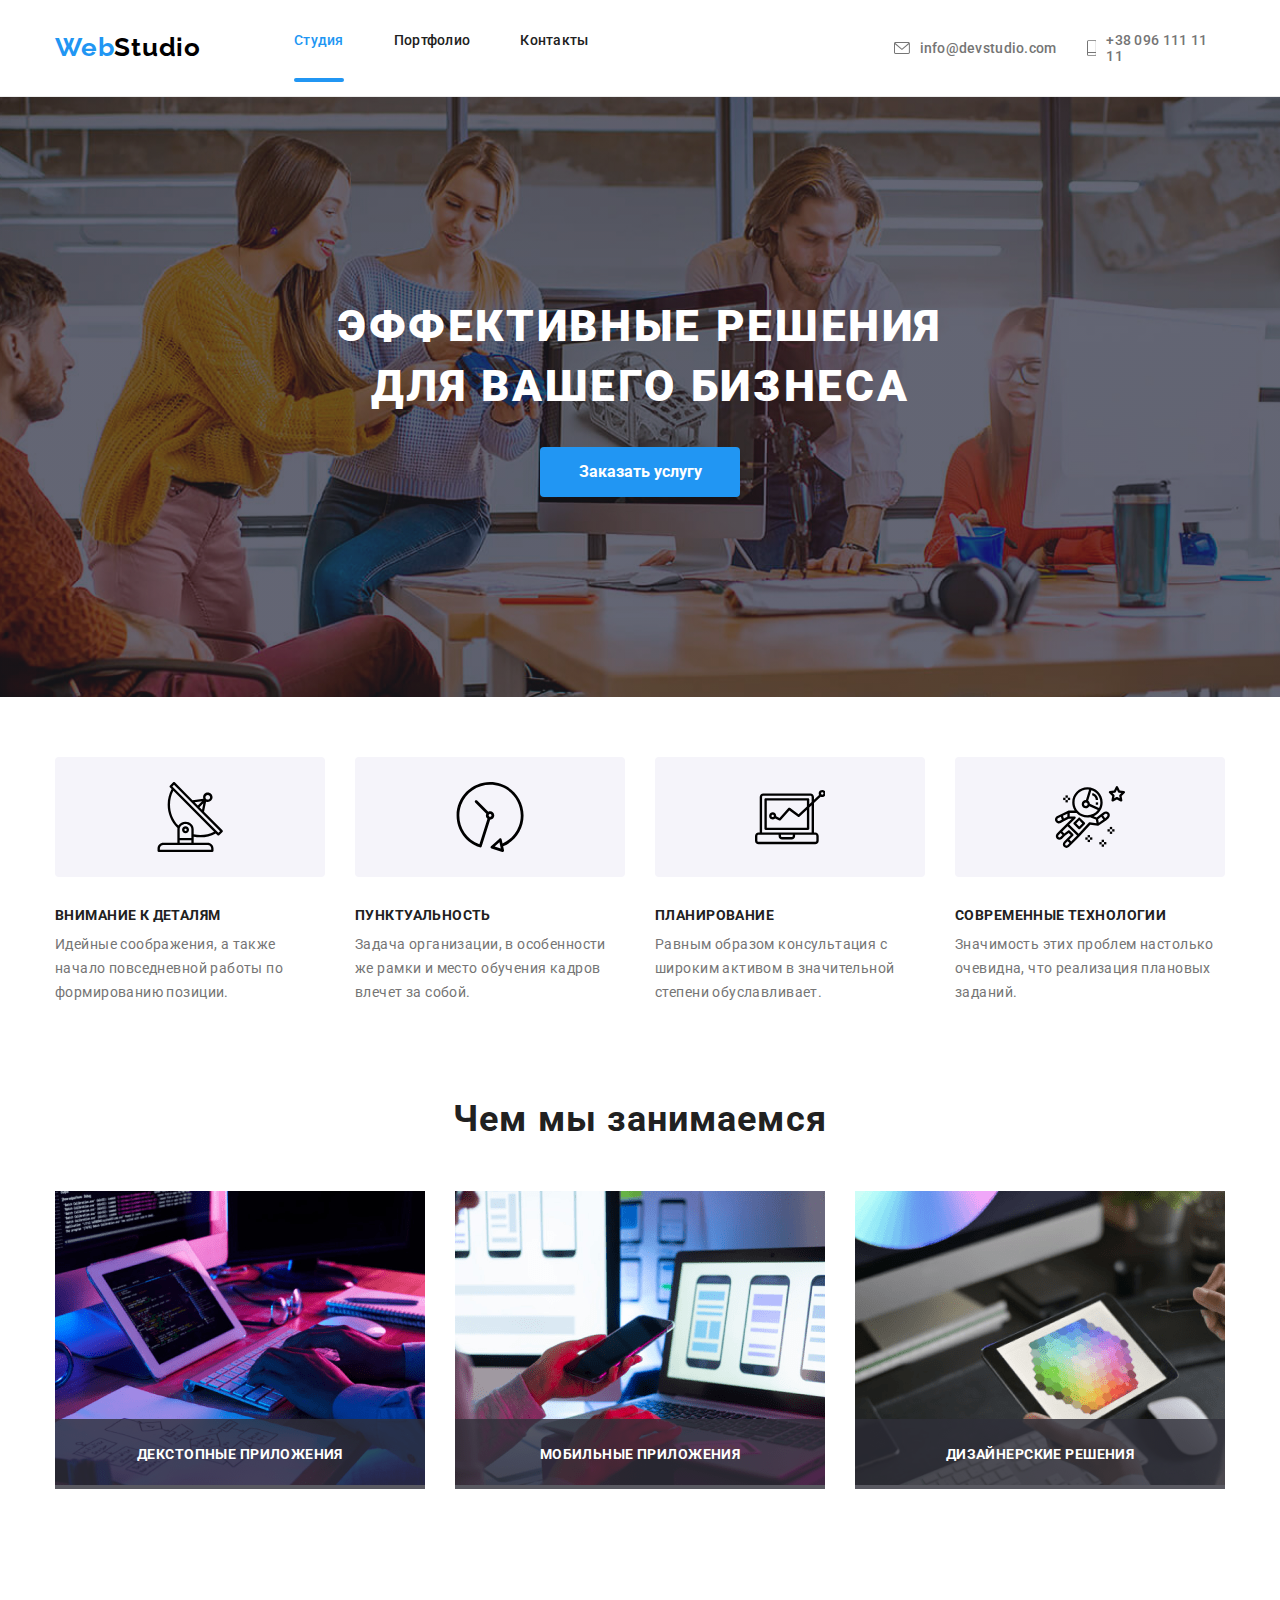
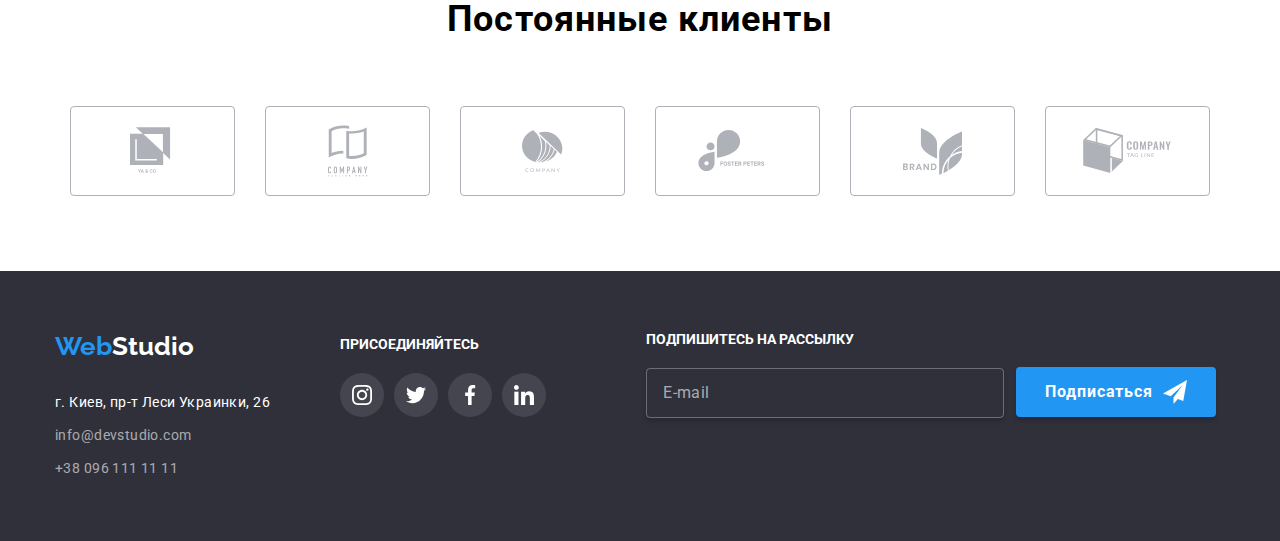
<file: index.html>
<!DOCTYPE html>
<html lang="ru">
<head>
    <meta charset="UTF-8">
    <meta name="viewport" content="width=device-width, initial-scale=1.0">
    <title>Ремонт Холодильников</title>
    <!-- <link rel="stylesheet" href="/css/reset.css"> -->
    <link rel="stylesheet" href="https://cdnjs.cloudflare.com/ajax/libs/modern-normalize/1.0.0/modern-normalize.min.css" />
    <link rel="stylesheet" href="./css/modern-normalize.css">
    <link rel="preconnect" href="https://fonts.gstatic.com">
    <link href="https://fonts.googleapis.com/css2?family=Raleway:wght@700&family=Roboto:wght@400;500;700;900&display=swap"
        rel="stylesheet">
        <link rel="stylesheet" href="./css/slyle.css">
        <link rel="stylesheet" href="./css/main.min.css">
</head>
<body>
    <!-- Header-->
                <header class="header ">
                    <div class="header__container container">
                        <a class="header__logo-text-studio" href="./index.html" lang="ru">
                            <span class="header__word-web">Web</span>Studio</a>
                            
                        <div class="menu-container" id="menu-container" data-menu>
                            <nav class="nav">                                
                                <ul class="navigation__menu list">
                                    <li class="navigation__item">
                                        <a class="navigation__list-link current" href="index.html">Студия</a>
                                    </li>
                                    <li class="navigation__item">
                                        <a class="navigation__list-link " href="portfolio.html">Портфолио</a>
                                    </li>
                                    <li class="navigation__item">
                                        <a class="navigation__list-link" href="#">Контакты</a>
                                    </li>
                                </ul>
                            
                                        <address class="header__address">
                                            <a class="header__mail" href="mailto:info@devstudio.com">
                                                <svg class="header__email-icon" width="16" height="12">
                                                    <use href="./images/sprite.svg#icon-email"></use>
                                                </svg>
                                                info@devstudio.com</a>
                                            <a class="header__tel" href="tel:+380961111111">
                                                <svg class="header__tel-icon" width="10" height="16">
                                                    <use href="./images/sprite.svg#icon-telephon"></use>
                                                </svg>
                                                +38 096 111 11 11</a>
                                            </a>
                                        </address>
                            </nav>
                        </div>
                            <button 
                            type="button" 
                            class="menu-button is-open" 
                            data-menu-button
                            aria-expanded="false"
                            aria-controls="menu-container"
                            data-menu-button
                            >
                                <svg 
                                width="40" 
                                height="40" 
                                aria-label="Переключатель мобильного меню"
                                >
                                    <use class="icon-close" href="./images/sprite.svg#icon-close"></use>
                                    <use class="icon-open" href="./images/sprite.svg#icon-open"></use>
                                </svg>
                            </button>
                    </div>
                </header>
                                <main>
                                    <!--Hero-->      
                                        <section class="hero ">
                                            <div class="container">
                                                <h2 class="hero__title" >Эффективные решения для вашего бизнеса</h2>
                                                    <div class="hero__container-button">
                                                        <button class="modal-btn" type="button" data-modal-open>Заказать услугу</button>               
                                                    </div>
                                            </div>
        <!-- Modal windows -->
                    <div class="backdrop is-hidden" data-modal>

                        <div class="modal">
                            
                            <form action="#" class="modal-form">
                                <p class="form-title"> Оставьте свои данные, мы Вам перезвоним</p>
                                    <div class="form-name">           
                                                                
                                            <label class="modal-form-field">
                                                Имя
                                                <span class="container-form-input">
                                                    <input type="text" name="name" class="form-input"/>
                                                    <svg class="icon-input">
                                                        <use href="./images/sprite.svg#icon-name"></use>
                                                    </svg>
                                                </span>
                                            </label>                                                                            
                                                
                                    </div>
                            </form>
                                        <form action="#" class="modal-form">
                                            
                                            <div class="form-name">
                                                <label class="modal-form-field">
                                                    Телефон
                                                    <span class="container-form-input">
                                                        <input type="text" name="tel" class="form-input"/>
                                                        <svg class="icon-input">
                                                            <use href="./images/sprite.svg#icon-tel"></use>
                                                        </svg>
                                                    </span>
                                                </label>                                        
                                            </div>
                                        </form>

                                                <form action="#" class="modal-form">
                                                
                                                    <div class="form-name">
                                                        <label class="modal-form-field">
                                                            Почта
                                                            <span class="container-form-input">
                                                                <input type="text" name="mail" class="form-input"/>
                                                                <svg class="icon-input">
                                                                    <use href="./images/sprite.svg#icon-mail"></use>
                                                                </svg>
                                                            </span>                                                            
                                                        </label>                                                            
                                                    </div>
                                                            <div class="comment-box">

                                                                <label class="modal-form-field">
                                                                    Комментарий
                                                                    <textarea class="modal-form-messege" name="user-message" placeholder="Введите текст" ></textarea>
                                                                </label>

                                                                <div class="container-checkbox">
                                                                    <input id="user-policy" type="checkbox" name="user-policy" 
                                                                    value="accept-policy" class="modal-form-policy visually-hidden">
                                                                    
                                                                        <label  class="modal-form-policy-text" for="user-policy">
                                                                            Соглашаюсь с рассылкой и принимаю <a class="text-agree" href="#">Условия договора</a>
                                                                        </label>
                                                                    <button type="submit" class="modal-form-btn button-submit"> Отправить </button>
                                                                </div>
                                                                    
                                                                    
                                                            </div>                                                   
                                    
                                                </form> 
                            <button type="button" class="close" data-modal-close>
                                
                                <div class="box-button">                                   
                                    <svg class="button-icon" width="18" height="18">
                                        <use href="./images/sprite.svg#icon-close-black"></use>
                                    </svg>
                                </div>

                            </button>
                                    
                        </div>

                    </div>
            </section>

            <section class="title-link ">
                <div class="chart-container container">
                    <ul class="title-list list">
                        <li class="item">

                            <div class="thumb-container"> 
                                <svg class="thumb-icon" width="70" height="70">
                                    <use href="./images/sprite.svg#icon-vnimanie_k_detalyam"></use>
                                </svg>
                            </div>

                                <h3 class="desription-item">Внимание к деталям</h3>
                                <p class="desription" >Идейные соображения, а также начало повседневной работы по формированию позиции.</p>
                            
                        </li>
                        <li class="item">

                            <div class="thumb-container">
                                <svg class="thumb-icon" width="70" height="70">
                                    <use href="./images/sprite.svg#icon-punktualnost"></use>
                                </svg>
                            </div>

                                <h3 class="desription-item">Пунктуальность</h3>
                                <p class="desription" >Задача организации, в особенности же рамки и место обучения кадров влечет за собой.</p>
                            
                        </li>
                        <li class="item">

                            <div class="thumb-container">
                                <svg class="thumb-icon" width="70" height="70">
                                    <use href="./images/sprite.svg#icon-planirovanie"></use>
                                </svg>
                            </div>

                                <h3 class="desription-item">Планирование</h3>
                                <p class="desription" >Равным образом консультация с широким активом в значительной степени обуславливает.</p>
                                
                            </li>
                        <li class="item">

                            <div class="thumb-container">
                                <svg class="thumb-icon" width="70" height="70">
                                    <use href="./images/sprite.svg#icon-astronaut"></use>
                                </svg>
                            </div>
                            
                                <h3 class="desription-item">Современные технологии</h3>
                                <p class="desription" >Значимость этих проблем настолько очевидна, что реализация плановых заданий.</p>
                                
                            </li>
                    </ul>
                </div>
            </section>
        <!-- about us-->
        <section class="about-us service">
            <div class="service-container">
                <h2 class="about-us-title">Чем мы занимаемся</h2>
                <ul class="about-us-list list">
                    
                        <li class="about-us-img">                                                                                        <img src="./images/about-us/about-us-1.png" alt="печатает" width="370" height="294">
                                <div class="text-bg-2">
                                    <p class="text">декстопные приложения</p>                                
                                </div>
                        </li>                    
                    
                        <li class="about-us-img">
                            <img src="./images/about-us/about-us-2.png" alt="смотрит в телефон" width="370" height="294">
                                <div class="text-bg-2">
                                    <p class="text">мобильные приложения</p>
                                </div>
                        </li>
                        <li class="about-us-img">
                            <img src="./images/about-us/about-us-3.png" alt="смотрит в планшет" width="370" height="294">
                                <div class="text-bg-2">
                                    <p class="text">Дизайнерские решения</p>
                                </div>
                        </li>
                </ul>
            </div>
        </section>
        <!--Our team-->
        <!-- <section class="our-team">
            <div class="container">
                <h2 class="our-team-title">Наша команда</h2>
                <ul class="name list">
                
                    <li class="name-team ">
                        <picture class="team-picture">
                            <source srcset="./images/our-team/desk1x.webp 1x, ./images/our-team/desk2x.webp 2x"
                                media="(min-width: 1200x)">
                            <source srcset="./images/our-team/desk1x.jpg 1x, ./images/our-team/desk2x.jpg 2x"
                                media="(min-width: 1200x)">
                            <source srcset="./images/our-team/tablet1х.webp 1x, ./images/our-team/tablet2х.webp 2x"
                                media="(min-width: 768px)">
                            <source srcset="./images/our-team/tablet1х.jpg 1x, ./images/our-team/tablet2х.jpg 2x"
                                media="(min-width: 768px)">
                            <img class="image" src="./images/our-team/img1-1х.jpg" alt="Игорь Демьяненко" />
                        </picture>
                            <h3 class="name-list">Игорь Демьяненко</h3>
                            <p class="list-position" lang="en">Product Designer</p>

                                <div class="social-box">
                                    <ul class="icon-list list">
                                        <li class="icon-list-item">
                                            <a class="icon-list-link" href="#">
                                                <svg class="list-icon" width="20" height="20">
                                                    <use href="./images/sprite.svg#icon-instagram"></use>
                                                </svg>
                                            </a>
                                        </li>
                                        <li class="icon-list-item">
                                            <a class="icon-list-link" href="#">
                                                <svg class="list-icon" width="20" height="20">
                                                    <use href="./images/sprite.svg#icon-twitter"></use>
                                                </svg>
                                            </a>
                                        </li>
                                        <li class="icon-list-item">
                                            <a class="icon-list-link" href="#">
                                                <svg class="list-icon" width="20" height="20">
                                                    <use href="./images/sprite.svg#icon-facebook"></use>
                                                </svg>
                                            </a>
                                        </li>
                                        <li class="icon-list-item">
                                            <a class="icon-list-link" href="#">
                                                <svg class="list-icon" width="20" height="20">
                                                    <use href="./images/sprite.svg#icon-linkedin"></use>
                                                </svg>
                                            </a>
                                        </li>
                                    </ul>

                                </div>
                        </li>
                        
                        <li class="name-team">
                            <picture class="team-picture">
                                <source srcset="./images/our-team/img2-desk-1х.webp 1x, ./images/our-team/img2-desk-2x.webp 2x"
                                    media="(min-width: 1200x)">
                                <source srcset="./images/our-team/img2-desk-1х.jpg 1x, ./images/our-team/img2-desk-2x.jpg 2x"
                                    media="(min-width: 1200x)">
                                <source srcset="./images/our-team/img2-tablet-1x.webp 1x, ./images/our-team/img2-tablet-2x.webp 2x"
                                    media="(min-width: 768px)">
                                <source srcset="./images/our-team/img2-tablet-1x.jpg 1x, ./images/our-team/img2-tablet-2x.jpg 2x"
                                    media="(min-width: 768px)">
                                <img class="image" src="./images/our-team/img2-1х.jpg" alt="Ольга Репина" />
                            </picture>
                            <h3 class="name-list">Ольга Репина</h3>
                            <p class="list-position" lang="en">Frontend Developer</p>
                            <div class="social-box">
                                <ul class="icon-list list">
                                    <li class="icon-list-item">
                                        <a class="icon-list-link" href="#">
                                            <svg class="list-icon" width="20" height="20">
                                                <use href="./images/sprite.svg#icon-instagram"></use>
                                            </svg>
                                        </a>
                                    </li>
                                    <li class="icon-list-item">
                                        <a class="icon-list-link" href="#">
                                            <svg class="list-icon" width="20" height="20">
                                                <use href="./images/sprite.svg#icon-twitter"></use>
                                            </svg>
                                        </a>
                                    </li>
                                    <li class="icon-list-item">
                                        <a class="icon-list-link" href="#">
                                            <svg class="list-icon" width="20" height="20">
                                                <use href="./images/sprite.svg#icon-facebook"></use>
                                            </svg>
                                        </a>
                                    </li>
                                    <li class="icon-list-item">
                                        <a class="icon-list-link" href="#">
                                            <svg class="list-icon" width="20" height="20">
                                                <use href="./images/sprite.svg#icon-linkedin"></use>
                                            </svg>
                                        </a>
                                    </li>
                                </ul>
                            
                            </div>
                        </li>

                        <li class="name-team">
                        <picture class="team-picture">
                            <source srcset="./images/our-team/img3-desk-1х.webp 1x, ./images/our-team/img3-desk-2x.webp 2x"
                                media="(min-width: 1200x)">
                            <source srcset="./images/our-team/img3-desk-1х.jpg 1x, ./images/our-team/img3-desk-2x.jpg 2x"
                                media="(min-width: 1200x)">
                                <source srcset="./images/our-team/img3-tablet-1x.webp 1x, ./images/our-team/img3-tablet-2x.webp 2x"
                                    media="(min-width: 768px)">
                            <source srcset="./images/our-team/img3-tablet-1x.jpg 1x, ./images/our-team/img3-tablet-2x.jpg 2x"
                                media="(min-width: 768px)">                                
                            <img class="image" src="./images/our-team/img3-1х.jpg" alt="Николай Тарасов" />
                        </picture>
                            <h3 class="name-list">Николай Тарасов</h3>
                            <p class="list-position" lang="en">Marketing</p>
                            <div class="social-box">
                                <ul class="icon-list list">
                                    <li class="icon-list-item">
                                        <a class="icon-list-link" href="#">
                                            <svg class="list-icon" width="20" height="20">
                                                <use href="./images/sprite.svg#icon-instagram"></use>
                                            </svg>
                                        </a>
                                    </li>
                                    <li class="icon-list-item">
                                        <a class="icon-list-link" href="#">
                                            <svg class="list-icon" width="20" height="20">
                                                <use href="./images/sprite.svg#icon-twitter"></use>
                                            </svg>
                                        </a>
                                    </li>
                                    <li class="icon-list-item">
                                        <a class="icon-list-link" href="#">
                                            <svg class="list-icon" width="20" height="20">
                                                <use href="./images/sprite.svg#icon-facebook"></use>
                                            </svg>
                                        </a>
                                    </li>
                                    <li class="icon-list-item">
                                        <a class="icon-list-link" href="#">
                                            <svg class="list-icon" width="20" height="20">
                                                <use href="./images/sprite.svg#icon-linkedin"></use>
                                            </svg>
                                        </a>
                                    </li>
                                </ul>
                            
                            </div>
                        </li>

                        <li class="name-team">
                            <picture class="team-picture">
                                <source srcset="./images/our-team/img4-desk-1х.webp 1x, ./images/our-team/img4-desk-2x.webp 2x"
                                    media="(min-width: 1200x)">
                                <source srcset="./images/our-team/img4-desk-1х.jpg 1x, ./images/our-team/img4-desk-2x.jpg 2x"
                                    media="(min-width: 1200x)">
                                    <source srcset="./images/our-team/img4-tablet-1x.webp 1x, ./images/our-team/img4-tablet-2x.webp 2x"
                                        media="(min-width: 768px)">
                                <source srcset="./images/our-team/img4-tablet-1x.jpg 1x, ./images/our-team/img4-tablet-2x.jpg 2x"
                                    media="(min-width: 768px)">
                                <img class="image" src="./images/our-team/img4-1х.jpg" alt="Михаил Ермаков" />
                            </picture>
                            <h3 class="name-list">Михаил Ермаков</h3>
                            <p class="list-position" lang="en">UI Designer</p>
                            <div class="social-box">
                                <ul class="icon-list list">
                                    <li class="icon-list-item">
                                        <a class="icon-list-link" href="https://instagram.com">
                                            <svg class="list-icon" width="20" height="20">
                                                <use href="./images/sprite.svg#icon-instagram"></use>
                                            </svg>
                                        </a>
                                    </li>
                                    <li class="icon-list-item">
                                        <a class="icon-list-link" href="https://twitter.com">
                                            <svg class="list-icon" width="20" height="20">
                                                <use href="./images/sprite.svg#icon-twitter"></use>
                                            </svg>
                                        </a>
                                    </li>
                                    <li class="icon-list-item">
                                        <a class="icon-list-link" href="https://facebook.com">
                                            <svg class="list-icon" width="20" height="20">
                                                <use href="./images/sprite.svg#icon-facebook"></use>
                                            </svg>
                                        </a>
                                    </li>
                                    <li class="icon-list-item">
                                        <a class="icon-list-link" href="https://linkedin.com">
                                            <svg class="list-icon" width="20" height="20">
                                                <use href="./images/sprite.svg#icon-linkedin"></use>
                                            </svg>
                                        </a>
                                    </li>
                                </ul>
                            
                            </div>
                        </li>

                    </ul>
            </div>
    
        </section>
     -->
                <section class="section client">
                    <div class="container">
                        <h2 class="title-box">Постоянные клиенты</h2>
                        <ul class="client-list list">
                            <li class="client-item">
                                <a href="#" class="client-link">
                                    <svg class="client-icon" width="44.27" height="49.23">
                                        <use href="./images/sprite.svg#icon-ya_co"></use>
                                    </svg>
                                </a>
                            </li>
                            <li class="client-item">
                                <a href="#" class="client-link">
                                    <svg class="client-icon" width="40" height="52">
                                        <use href="./images/sprite.svg#icon-company_tagline"></use>
                                    </svg>
                                </a>
                            </li>
                            <li class="client-item">
                                <a href="#" class="client-link">
                                    <svg class="client-icon" width="41" height="42.6">
                                        <use href="./images/sprite.svg#icon-company"></use>
                                    </svg>
                                </a>
                            </li>
                            <li class="client-item">
                                <a href="#" class="client-link">
                                    <svg class="client-icon" width="79.66" height="42.02">
                                        <use href="./images/sprite.svg#icon-foster_peters"></use>
                                    </svg>
                                </a>
                            </li>
                            <li class="client-item">
                                <a href="#" class="client-link">
                                    <svg class="client-icon" width="59" height="47">
                                        <use href="./images/sprite.svg#icon-brand"></use>
                                    </svg>
                                </a>
                            </li>
                            <li class="client-item">
                                <a href="#" class="client-link">
                                    <svg class="client-icon" width="88.48" height="45.44">
                                        <use href="./images/sprite.svg#icon-kvadrat_company"></use>
                                    </svg>
                                </a>
                            </li>
                        </ul>
                    </div>
                </section>
    </main>
    <!-- footer -->
    <footer class="contact-form ">
        <div class="footer-box container">
            <div class="box-container">
                <div class="footer-leftside">
                    <div class="footer-container">
                        <a class="footer-logo" href="./index.html" lang="en" >
                            <span class="footer__word-web">Web</span>Studio</a>
                        <address class="footer-address">
                            <ul class="footer-info list" >
                                <li class="contact-list">
                                    <p class="address-link">г. Киев, пр-т Леси Украинки, 26</p>
                                </li>
                                <li class="contact-list">
                                    <a class="contact-list-link" href="mailto:info@devstudio.com">info@devstudio.com</a>
                                </li>
                                <li class="contact-list">
                                    <a class="contact-list-link" href="tel:+380961111111">+38 096 111 11 11</a>
                                </li>
                            </ul>
                            
                        </address>
                    </div>  
                    
                    <div class="footer-social">
                        
                        <p class="footer-social-box" >Присоединяйтесь</p>
                        <ul class="footer-social-list list">
                            
                            <li class="footer-social-item">
                                <a class="footer-social-link" href="#">
                                    <svg class="footer-icon" width="20" height="20">
                                        <use href="./images/sprite.svg#icon-instagram"></use>
                                    </svg>
                                </a>
                            </li>

                            <li class="footer-social-item">
                                <a class="footer-social-link" href="#">
                                    <svg class="footer-icon" width="20" height="20">
                                        <use href="./images/sprite.svg#icon-twitter"></use>
                                    </svg>
                                </a>
                            </li>

                            <li class="footer-social-item">
                                <a class="footer-social-link" href="#">
                                    <svg class="footer-icon" width="20" height="20">
                                        <use href="./images/sprite.svg#icon-facebook"></use>
                                    </svg>
                                </a>
                            </li>

                            <li class="footer-social-item">
                                <a class="footer-social-link" href="#">
                                    <svg class="footer-icon" width="20" height="20">
                                        <use href="./images/sprite.svg#icon-linkedin"></use>
                                    </svg>
                                </a>
                            </li>
                        </ul>
                        
                    </div>
                </div>

                    
                            <form action="#" class="footer-form">
                                <div class="footer-form-box">
                                    
                                    <div class="footer-form-field">
                                        <label class="footer-form-label" for="subscribe">Подпишитесь на рассылку</label>
                                        <input class="footer-form-input" type="email" name="subscribe" id="subscribe" placeholder="E-mail">
                                    </div>                                
                                            <button type="submit" class="footer-form-button">
                                            Подписаться
                                            <svg class="footer-form-icon" width="24" height="24">
                                                    <use href="./images/sprite.svg#icon_telegram"></use>
                                            </svg>
                                            </button>
                                </div>                            
                            </form>
            </div>

        </div>
        
    </footer>
    <script 
        src="./js/modal.js">
    </script>
    <script
        src="./js/menu.js">
    </script> 
</body>
</html>
</file>
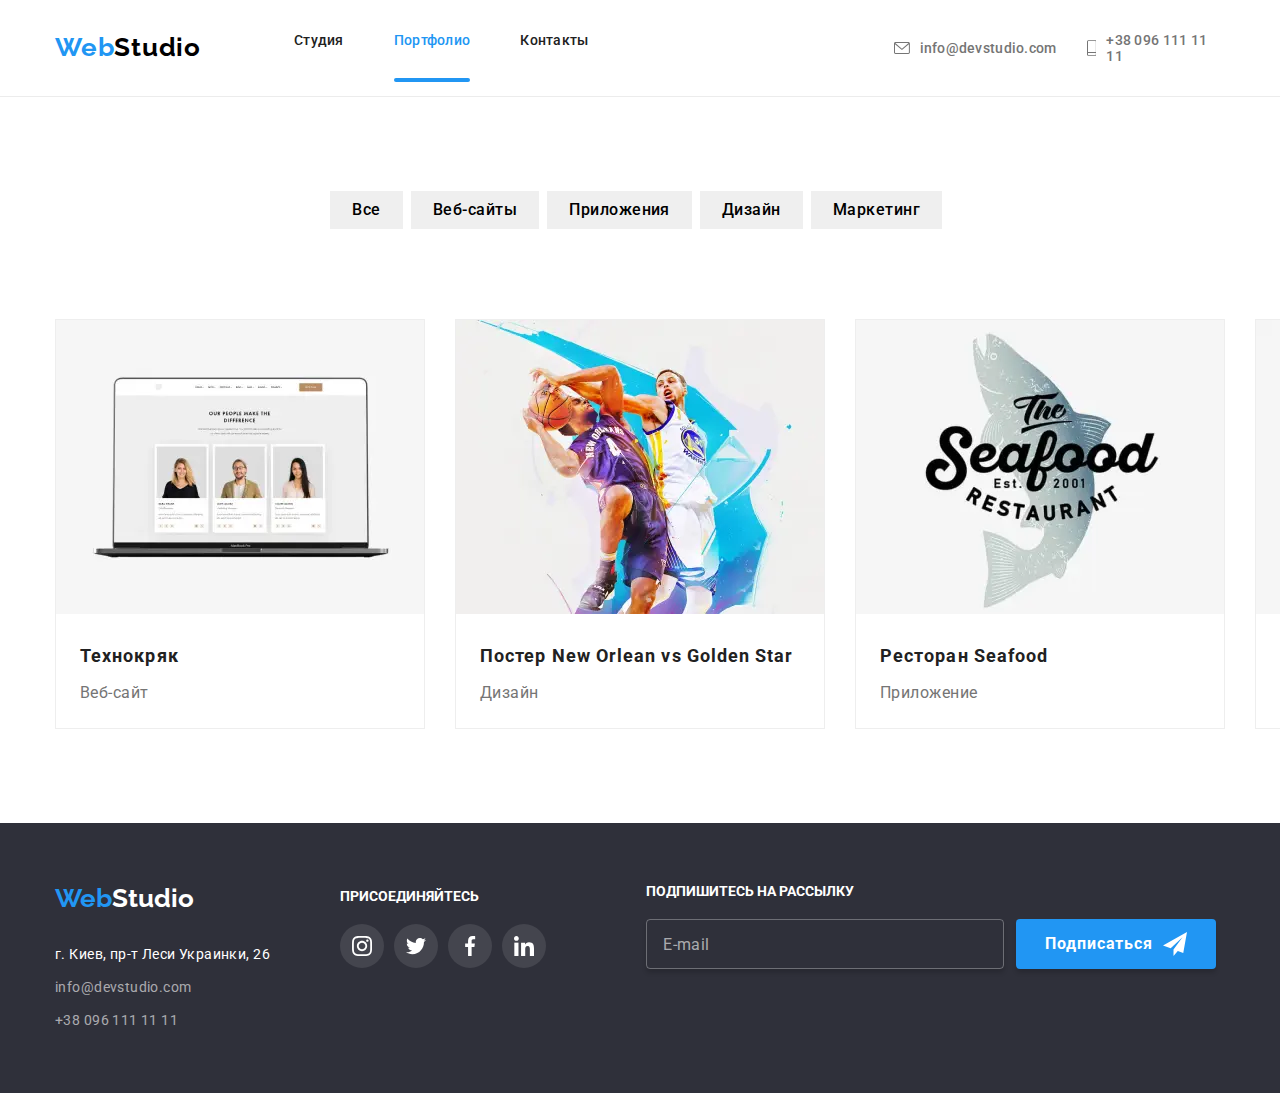
<file: portfolio.html>
<!DOCTYPE html>
<html lang="ru">
<head>
    <meta charset="UTF-8">
    <meta name="viewport" content="width=device-width, initial-scale=1.0">
    <title>Portfolio</title>
    <link rel="stylesheet" href="https://cdnjs.cloudflare.com/ajax/libs/modern-normalize/1.0.0/modern-normalize.min.css" />
    <link rel="stylesheet" href="./css/modern-normalize.css">
    <link rel="preconnect" href="https://fonts.gstatic.com">
    <link href="https://fonts.googleapis.com/css2?family=Raleway:wght@700&family=Roboto:wght@400;500;700;900&display=swap"
        rel="stylesheet">
    <link rel="stylesheet" href="./css/slyle.css">
    <link rel="stylesheet" href="./css/portfolio.min.css">
</head>
<body>
    <!-- Header navigation-->
    <header class="header ">
        <div class="header__container container">
            <a class="header__logo-text-studio" href="./index.html" lang="en">
                <span class="header__word-web">Web</span>Studio</a>
    
            <div class="menu-container" id="menu-container" data-menu>
                <nav class="nav">
                    <ul class="navigation__menu list">
                        <li class="navigation__item">
                            <a class="navigation__list-link " href="index.html">Студия</a>
                        </li>
                        <li class="navigation__item">
                            <a class="navigation__list-link current" href="portfolio.html">Портфолио</a>
                        </li>
                        <li class="navigation__item">
                            <a class="navigation__list-link" href="#">Контакты</a>
                        </li>
                    </ul>
    
                    <address class="header__address">
                        <a class="header__mail" href="mailto:info@devstudio.com">
                            <svg class="header__email-icon" width="16" height="12">
                                <use href="./images/sprite.svg#icon-email"></use>
                            </svg>
                            info@devstudio.com</a>
                        <a class="header__tel" href="tel:+380961111111">
                            <svg class="header__tel-icon" width="10" height="16">
                                <use href="./images/sprite.svg#icon-telephon"></use>
                            </svg>
                            +38 096 111 11 11</a>
                        </a>
                    </address>
                </nav>
            </div>
            <button type="button" class="menu-button is-open" data-menu-button aria-expanded="false"
                aria-controls="menu-container" data-menu-button>
                <svg width="40" height="40" aria-label="Переключатель мобильного меню">
                    <use class="icon-close" href="./images/sprite.svg#icon-close"></use>
                    <use class="icon-open" href="./images/sprite.svg#icon-open"></use>
                </svg>
            </button>
        </div>
    </header>
    <main>
        <!--Portfolio-->
        <section class="portfolio-box indent">
            <div class="container">
                <h1 class="section-title visually-hidden">Наши работы</h1>
                    <div class="button-list_wrapper">
                        <ul class="button-list list">
                            <li>
                                <a href="#">
                                    <button class="portfolio-btn button_name" type="button">Все</button>
                                </a>
                                
                            </li>
                            <li>
                                <a href="#">
                                    <button class="portfolio-btn button_name" type="button" >Веб-сайты</button>
                                </a>
                            </li>
                            <li>
                                <a href="#">
                                    <button class="portfolio-btn button_name" type="button" >Приложения</button>
                                </a>
                            </li>
                            <li>
                                <a href="#">
                                    <button class="portfolio-btn button_name" type="button" >Дизайн</button>
                                </a>
                            </li>
                            <li>
                                <a href="#"></a>
                                    <button class="portfolio-btn button_name" type="button" >Маркетинг</button>
                                </a>
                            </li>
                        </ul>
                    </div>
                        <ul class="portfolio-list list">
                            <li class="item-chart" >
                                
                                <div class="image-thumb">
                                    <picture class="image-thumb__picture">
                                        <source srcset="
                                                            ./images/portfolio/technokryak/technocryak-mobil-450-1x.webp  1x,
                                                            ./images/portfolio/technokryak/technocryak-mobil-900-2x.webp  2x"
                                                        media="(min-width: 320px) and (max-width: 767px)" type="image/webp" />
                                        <source srcset="
                                                            ./images/portfolio/technokryak/technocryak-mobil-450-1x.jpg  1x,
                                                            ./images/portfolio/technokryak/technocryak-mobil-900-2x.webp  2x"
                                                        media="(min-width: 320px) and (max-width: 767px)" />
                                    
                                        <source srcset="
                                                            ./images/portfolio/technokryak/technocryak-tablet-354-1x.webp  1x,
                                                            ./images/portfolio/technokryak/technocryak-tablet-708-2x.webp  2x
                                                        " media="(min-width: 768px) and (max-width: 1199px)" type="image/webp" />
                                        <source srcset="
                                                            ./images/portfolio/technokryak/technocryak-tablet-354-1x.jpg  1x,
                                                            ./images/portfolio/technokryak/technocryak-tablet-708-2x.jpg  2x
                                                        " media="(min-width: 768px) and (max-width: 1199px)" />
                                    
                                        <source srcset="
                                                            ./images/portfolio/technokryak/technocryak-desk-370-1x.webp  1x,
                                                            ./images/portfolio/technokryak/technocryak-desk-740-2x.webp  2x
                                                        " media="(min-width: 1200px)" type="image/webp" />
                                        <source srcset="
                                                            ./images/portfolio/technokryak/technocryak-desk-370-1x.jpg  1x,
                                                            ./images/portfolio/technokryak/technocryak-desk-740-2x.jpg  2x
                                                        " media="(min-width: 1200px)" />
                                    
                                        <img src="./images/portfolio/technokryak/technocryak-mobil-450-1x.jpg" alt="Ноутбук с загруженной веб страницой" />
                                    </picture>
                                                                        <div class="bg-text">                                            
                                                                            <p class="item-text">
                                                                                Технокряк это современная площадка распространения коронавируса. Компании используют эту платформу для цифрового
                                                                                шпионажа и атак на защищённые сервера конкурентов
                                                                            </p>                                        
                                                                        </div>
                                                                </div>

                                                                        <div class="size-word">
                                                                            <h2 class="title">Технокряк</h2>
                                                                            <p class="description-portfolio">Веб-сайт</p>
                                                                        </div>                                   
                            </li>

                            <li class="item-chart">
                                <div class="image-thumb">
                                    <picture class="image-thumb__picture">
                                        <source
                                            srcset="
                                                     ./images/portfolio/poster/poster-mobil-450-1x.webp  1x,
                                                      ./images/portfolio/poster/poster-mobil-900-2x.webp  2x"
                                                    media="(min-width: 320px) and (max-width: 767px)" 
                                                    type="image/webp" />
                                        <source
                                            srcset="
                                                    ./images/portfolio/poster/poster-mobil-450-1x.jpg  1x,
                                                     ./images/portfolio/poster/poster-mobil-900-2x.webp  2x"
                                                        media="(min-width: 320px) and (max-width: 767px)" />
                                    
                                        <source srcset="
                                                     ./images/portfolio/poster/poster-tablet-354-1x.webp  1x,
                                                      ./images/portfolio/poster/poster-tablet-708-2x.webp  2x
                                                      " media="(min-width: 768px) and (max-width: 1199px)"
                                            type="image/webp" />
                                        <source srcset="
                                                       ./images/portfolio/poster/poster-tablet-354-1x.jpg  1x,
                                                       /images/portfolio/poster/poster-tablet-708-2x.jpg  2x
                                                        " media="(min-width: 768px) and (max-width: 1199px)" />
                                    
                                        <source srcset="
                                                         ./images/portfolio/poster/poster-desk-370-1x.webp  1x,
                                                         ./images/portfolio/poster/poster-desk-740-2x.webp  2x
                                                       " media="(min-width: 1200px)" type="image/webp" />
                                        <source srcset="
                                                        ./images/portfolio/poster/poster-desk-370-1x.jpg  1x,
                                                        ./images/portfolio/poster/poster-desk-740-2x.jpg  2x
                                                      " media="(min-width: 1200px)" />
                                    
                                        <img src="./images/portfolio/poster/poster-mobil-450-1x.jpg" alt="Ноутбук с загруженной веб страницой" />
                                    </picture>
                                                                       
                                        <div class="bg-text">
                                                <p class="item-text">
                                                    Технокряк это современная площадка распространения коронавируса. Компании используют эту платформу для цифрового
                                                    шпионажа и атак на защищённые сервера конкурентов
                                                </p>
                                            </div>
                                    </div>
                                    <div class="size-word" >
                                        <h2 class="title">Постер New Orlean vs Golden Star</h2>
                                        <p class="description-portfolio">Дизайн</p>
                                    </div>
                            </li>

                            <li class="item-chart" >
                                <div class="image-thumb">
                                   <picture class="image-thumb__picture">
                                        <source srcset="
                                                            ./images/portfolio/restor_seafood/rs-mobil-450-1x.webp  1x,
                                                            ./images/portfolio/restor_seafood/rs-mobil-900-2x.webp  2x"
                                                        media="(min-width: 320px) and (max-width: 767px)" type="image/webp" />
                                        <source srcset="
                                                            ./images/portfolio/restor_seafood/rs-mobil-450-1x.jpg  1x,
                                                            ./images/portfolio/restor_seafood/rs-mobil-900-2x.webp  2x"
                                                        media="(min-width: 320px) and (max-width: 767px)" />
                                    
                                        <source srcset="
                                                            ./images/portfolio/restor_seafood/rs-tablet-354-1x.webp  1x,
                                                            ./images/portfolio/restor_seafood/rs-tablet-708-2x.webp  2x
                                                        " media="(min-width: 768px) and (max-width: 1199px)" type="image/webp" />
                                        <source srcset="
                                                            ./images/portfolio/restor_seafood/rs-tablet-354-1x.jpg  1x,
                                                            ./images/portfolio/restor_seafood/rs-tablet-708-2x.jpg  2x
                                                        " media="(min-width: 768px) and (max-width: 1199px)" />
                                    
                                        <source srcset="
                                                            ./images/portfolio/restor_seafood/rs-desk-370-1x.webp  1x,
                                                            ./images/portfolio/restor_seafood/rs-desk-740-2x.webp  2x
                                                        " media="(min-width: 1200px)" type="image/webp" />
                                        <source srcset="
                                                            ./images/portfolio/restor_seafood/rs-desk-370-1x.jpg  1x,
                                                            ./images/portfolio/restor_seafood/rs-desk-740-2x.jpg  2x
                                                        " media="(min-width: 1200px)" />
                                    
                                        <img src="./images/portfolio/restor_seafood/rs-mobil-450-1x.jpg" alt="Ноутбук с загруженной веб страницой" />
                                    </picture>
                                        <div class="bg-text">
                                            <p class="item-text">
                                                Технокряк это современная площадка распространения коронавируса. Компании используют эту платформу для цифрового
                                                шпионажа и атак на защищённые сервера конкурентов
                                            </p>
                                        </div>
                                </div>
                                            <div class="size-word" >
                                                <h2 class="title">Ресторан Seafood</h2>
                                                <p class="description-portfolio">Приложение</p>
                                            </div>
                            </li>
                                <li class="item-chart">
                                    <div class="image-thumb">
                                        <picture class="image-thumb__picture">
                                            <source srcset="
                                                                    ./images/portfolio/hpp/hpp-mobil-450-1x.webp  1x,
                                                                    ./images/portfolio/hpp/hpp-mobil-900-2x.webp  2x"
                                                media="(min-width: 320px) and (max-width: 767px)" type="image/webp" />
                                            <source srcset="
                                                                    ./images/portfolio/hpp/hpp-mobil-450-1x.jpg  1x,
                                                                    ./images/portfolio/hpp/hpp-mobil-900-2x.webp  2x"
                                                media="(min-width: 320px) and (max-width: 767px)" />
                                        
                                            <source srcset="
                                                                    ./images/portfolio/hpp/hpp-tablet-354-1x.webp  1x,
                                                                    ./images/portfolio/hpp/hpp-tablet-708-2x.webp  2x
                                                                " media="(min-width: 768px) and (max-width: 1199px)" type="image/webp" />
                                            <source srcset="
                                                                    ./images/portfolio/hpp/hpp-tablet-354-1x.jpg  1x,
                                                                    ./images/portfolio/hpp/hpp-tablet-708-2x.jpg  2x
                                                                " media="(min-width: 768px) and (max-width: 1199px)" />
                                        
                                            <source srcset="
                                                                    ./images/portfolio/hpp/hpp-desk-370-1x.webp  1x,
                                                                    ./images/portfolio/hpp/hpp-desk-740-2x.webp  2x
                                                                " media="(min-width: 1200px)" type="image/webp" />
                                            <source srcset="
                                                                    ./images/portfolio/hpp/hpp-desk-370-1x.jpg  1x,
                                                                    ./images/portfolio/hpp/hpp-desk-740-2x.jpg  2x
                                                                " media="(min-width: 1200px)" />
                                        
                                            <img src="./images/portfolio/hpp/hpp-mobil-450-1x.jpg" alt="наушники" />
                                        </picture>
                                            <div class="bg-text">
                                                <p class="item-text">
                                                    Технокряк это современная площадка распространения коронавируса. Компании используют эту платформу для цифрового
                                                    шпионажа и атак на защищённые сервера конкурентов
                                                </p>
                                            </div>
                                    </div>
                                                <div class="size-word" >
                                                    <h2 class="title">Проект Prime</h2>
                                                    <p class="description-portfolio">Маркетинг</p>
                                                </div>                                
                                </li>

                            <li class="item-chart">
                                <div class="image-thumb">
                                    <picture class="image-thumb__picture">
                                        <source srcset="
                                                                ./images/portfolio/project_boxes/projb-mobil-450-1x.webp  1x,
                                                                ./images/portfolio/project_boxes/projb-mobil-900-2x.webp  2x"
                                            media="(min-width: 320px) and (max-width: 767px)" type="image/webp" />
                                        <source srcset="
                                                                ./images/portfolio/project_boxes/projb-mobil-450-1x.jpg  1x,
                                                                ./images/portfolio/project_boxes/projb-mobil-900-2x.webp  2x"
                                            media="(min-width: 320px) and (max-width: 767px)" />
                                    
                                        <source srcset="
                                                                ./images/portfolio/project_boxes/projb-tablet-354-1x.webp  1x,
                                                                ./images/portfolio/project_boxes/projb-tablet-708-2x.webp  2x
                                                            " media="(min-width: 768px) and (max-width: 1199px)" type="image/webp" />
                                        <source srcset="
                                                                ./images/portfolio/project_boxes/projb-tablet-354-1x.jpg  1x,
                                                                ./images/portfolio/project_boxes/projb-tablet-708-2x.jpg  2x
                                                            " media="(min-width: 768px) and (max-width: 1199px)" />
                                    
                                        <source srcset="
                                                                ./images/portfolio/project_boxes/projb-desk-370-1x.webp  1x,
                                                                ./images/portfolio/project_boxes/projb-desk-740-2x.webp  2x
                                                            " media="(min-width: 1200px)" type="image/webp" />
                                        <source srcset="
                                                                ./images/portfolio/project_boxes/projb-desk-370-1x.jpg  1x,
                                                                ./images/portfolio/project_boxes/projb-desk-740-2x.jpg  2x
                                                            " media="(min-width: 1200px)" />
                                    
                                        <img src="./images/portfolio/project_boxes/projb-mobil-450-1x.jpg" alt="Ноутбук с загруженной веб страницой" />
                                    </picture>
                                        <div class="bg-text">
                                            <p class="item-text">
                                                Технокряк это современная площадка распространения коронавируса. Компании используют эту платформу для цифрового
                                                шпионажа и атак на защищённые сервера конкурентов
                                            </p>
                                        </div>
                                </div>
                                            <div class="size-word" >
                                                <h2 class="title">Проект Boxes</h2>
                                                <p class="description-portfolio">Приложение</p>
                                            </div>
                            </li>

                            <li class="item-chart">
                                <div class="image-thumb">
                                    <picture class="image-thumb__picture">
                                        <source srcset="
                                                                ./images/portfolio/inspiration/insp-mobil-450-1x.webp  1x,
                                                                ./images/portfolio/inspiration/insp-mobil-900-2x.webp  2x"
                                            media="(min-width: 320px) and (max-width: 767px)" type="image/webp" />
                                        <source srcset="
                                                                ./images/portfolio/inspiration/insp-mobil-450-1x.jpg  1x,
                                                                ./images/portfolio/inspiration/insp-mobil-900-2x.webp  2x"
                                            media="(min-width: 320px) and (max-width: 767px)" />
                                    
                                        <source srcset="
                                                                ./images/portfolio/inspiration/insp-tablet-354-1x.webp  1x,
                                                                ./images/portfolio/inspiration/insp-tablet-708-2x.webp  2x
                                                            " media="(min-width: 768px) and (max-width: 1199px)" type="image/webp" />
                                        <source srcset="
                                                                ./images/portfolio/inspiration/insp-tablet-354-1x.jpg  1x,
                                                                ./images/portfolio/inspiration/insp-tablet-708-2x.jpg  2x
                                                            " media="(min-width: 768px) and (max-width: 1199px)" />
                                    
                                        <source srcset="
                                                                ./images/portfolio/inspiration/insp-desk-370-1x.webp  1x,
                                                                ./images/portfolio/inspiration/insp-desk-740-2x.webp  2x
                                                            " media="(min-width: 1200px)" type="image/webp" />
                                        <source srcset="
                                                                ./images/portfolio/inspiration/insp-desk-370-1x.jpg  1x,
                                                                ./images/portfolio/inspiration/insp-desk-740-2x.jpg  2x
                                                            " media="(min-width: 1200px)" />
                                    
                                        <img src="./images/portfolio/inspiration/inspiration-mobil-450-1x.jpg" alt="Ноутбук с загруженной веб страницой" />
                                    </picture>
                                        <div class="bg-text">
                                            <p class="item-text">
                                                Технокряк это современная площадка распространения коронавируса. Компании используют эту платформу для цифрового
                                                шпионажа и атак на защищённые сервера конкурентов
                                            </p>
                                        </div>
                                </div>
                                            <div class="size-word" >
                                                <h2 class="title">Inspiration has no Borders</h2>
                                                <p class="description-portfolio">Веб-сайт</p>
                                            </div>
                            </li>

                            <li class="item-chart">
                                <div class="image-thumb">
                                    <picture class="image-thumb__picture">
                                        <source srcset="
                                                                ./images/portfolio/limited_edition/le-mobil-450-1x.webp  1x,
                                                                ./images/portfolio/limited_edition/le-mobil-900-2x.webp  2x"
                                            media="(min-width: 320px) and (max-width: 767px)" type="image/webp" />
                                        <source srcset="
                                                                ./images/portfolio/limited_edition/le-mobil-450-1x.jpg  1x,
                                                                ./images/portfolio/limited_edition/le-mobil-900-2x.webp  2x"
                                            media="(min-width: 320px) and (max-width: 767px)" />
                                    
                                        <source srcset="
                                                                ./images/portfolio/limited_edition/le-tablet-354-1x.webp  1x,
                                                                ./images/portfolio/limited_edition/le-tablet-708-2x.webp  2x
                                                            " media="(min-width: 768px) and (max-width: 1199px)" type="image/webp" />
                                        <source srcset="
                                                                ./images/portfolio/limited_edition/le-tablet-354-1x.jpg  1x,
                                                                ./images/portfolio/limited_edition/le-tablet-708-2x.jpg  2x
                                                            " media="(min-width: 768px) and (max-width: 1199px)" />
                                    
                                        <source srcset="
                                                                ./images/portfolio/limited_edition/le-desk-370-1x.webp  1x,
                                                                ./images/portfolio/limited_edition/le-desk-740-2x.webp  2x
                                                            " media="(min-width: 1200px)" type="image/webp" />
                                        <source srcset="
                                                                ./images/portfolio/limited_edition/le-desk-370-1x.jpg  1x,
                                                                ./images/portfolio/limited_edition/le-desk-740-2x.jpg  2x
                                                            " media="(min-width: 1200px)" />
                                    
                                        <img src="./images/portfolio/limited_edition/le-mobil-450-1x.jpg" alt="Ноутбук с загруженной веб страницой" />
                                    </picture>
                                        <div class="bg-text">
                                            <p class="item-text">
                                                Технокряк это современная площадка распространения коронавируса. Компании используют эту платформу для цифрового
                                                шпионажа и атак на защищённые сервера конкурентов
                                            </p>
                                        </div>
                                </div>
                                            <div class="size-word" >
                                                <h2 class="title">Издание Limited Edition</h2>
                                                <p class="description-portfolio">Дизайн</p>
                                            </div>
                            </li>

                            <li class="item-chart">
                                <div class="image-thumb">
                                    <picture class="image-thumb__picture">
                                        <source srcset="
                                                                ./images/portfolio/project_lab/pl-mobil-450-1x.webp  1x,
                                                                ./images/portfolio/project_lab/pl-mobil-900-2x.webp  2x"
                                            media="(min-width: 320px) and (max-width: 767px)" type="image/webp" />
                                        <source srcset="
                                                                ./images/portfolio/project_lab/pl-mobil-450-1x.jpg  1x,
                                                                ./images/portfolio/project_lab/plmobil9002x.webp  2x"
                                            media="(min-width: 320px) and (max-width: 767px)" />
                                    
                                        <source srcset="
                                                                ./images/portfolio/project_lab/pl-tablet-354-1x.webp  1x,
                                                                ./images/portfolio/project_lab/pl-tablet-708-2x.webp  2x
                                                            " media="(min-width: 768px) and (max-width: 1199px)" type="image/webp" />
                                        <source srcset="
                                                                ./images/portfolio/project_lab/pl-tablet-354-1x.jpg  1x,
                                                                ./images/portfolio/project_lab/pl-tablet-708-2x.jpg  2x
                                                            " media="(min-width: 768px) and (max-width: 1199px)" />
                                    
                                        <source srcset="
                                                                ./images/portfolio/project_lab/pl-desk-370-1x.webp  1x,
                                                                ./images/portfolio/project_lab/pl-desk-740-2x.webp  2x
                                                            " media="(min-width: 1200px)" type="image/webp" />
                                        <source srcset="
                                                                ./images/portfolio/project_lab/pl-desk-370-1x.jpg  1x,
                                                                ./images/portfolio/project_lab/pl-desk-740-2x.jpg  2x
                                                            " media="(min-width: 1200px)" />
                                    
                                        <img src="./images/portfolio/project_lab/pl-mobil-450-1x.jpg" alt="Стикер" />
                                    </picture>
                                        <div class="bg-text">
                                            <p class="item-text">
                                                Технокряк это современная площадка распространения коронавируса. Компании используют эту платформу для цифрового
                                                шпионажа и атак на защищённые сервера конкурентов
                                            </p>
                                        </div>
                                </div>
                                            <div class="size-word" >
                                                <h2 class="title">Проект LAB</h2>   
                                                <p class="description-portfolio">Маркетинг</p>
                                            </div>
                            </li>

                            <li class="item-chart">
                                <div class="image-thumb">
                                    <picture class="image-thumb__picture">
                                        <source srcset="
                                                                ./images/portfolio/growing_business/gb-mobil-450-1x.webp  1x,
                                                                ./images/portfolio/growing_business/gb-mobil-900-2x.webp  2x"
                                            media="(min-width: 320px) and (max-width: 767px)" type="image/webp" />
                                        <source srcset="
                                                                ./images/portfolio/growing_business/gb-mobil-450-1x.jpg  1x,
                                                                ./images/portfolio/growing_business/gb-mobil-900-2x.webp  2x"
                                            media="(min-width: 320px) and (max-width: 767px)" />
                                    
                                        <source srcset="
                                                                ./images/portfolio/growing_business/gb-tablet-354-1х.webp  1x,
                                                                ./images/portfolio/growing_business/gb-tablet-708-2x.webp  2x
                                                            " media="(min-width: 768px) and (max-width: 1199px)" type="image/webp" />
                                        <source srcset="
                                                                ./images/portfolio/growing_business/gb-tablet-354-1x.jpg  1x,
                                                                ./images/portfolio/growing_business/gb-tablet-708-2х.jpg  2x
                                                            " media="(min-width: 768px) and (max-width: 1199px)" />
                                    
                                        <source srcset="
                                                                ./images/portfolio/growing_business/gb-desk-370-1x.webp  1x,
                                                                ./images/portfolio/growing_business/gb-desk-740-2x.webp  2x
                                                            " media="(min-width: 1200px)" type="image/webp" />
                                        <source srcset="
                                                                ./images/portfolio/growing_business/gb-desk-370-1x.jpg  1x,
                                                                ./images/portfolio/growing_business/gb-desk-740-2x.jpg  2x
                                                            " media="(min-width: 1200px)" />
                                    
                                        <img src="./images/portfolio/growing_business/gb-mobil-450-1x.jpg" alt="Ноутбук с загруженной веб страницой" />
                                    </picture>
                                        <div class="bg-text">
                                            <p class="item-text">
                                                Технокряк это современная площадка распространения коронавируса. Компании используют эту платформу для цифрового
                                                шпионажа и атак на защищённые сервера конкурентов
                                            </p>
                                        </div>
                                </div>
                                                <div class="size-word" >
                                                    <h2 class="title">Growing Business</h2>
                                                    <p class="description-portfolio">Приложение</p>
                                                </div>
                            </li>
                               
                        </ul>                    
            </div>
        </section>       
    
    </main>
    <!-- footer -->
        <footer class="contact-form ">
            <div class="footer-box container">
                <div class="box-container">
                    <div class="footer-leftside">
                        <div class="footer-container">
                            <a class="footer-logo" href="./index.html" lang="en">
                                <span class="footer__word-web">Web</span>Studio</a>
                            <address class="footer-address">
                                <ul class="footer-info list">
                                    <li class="contact-list">
                                        <p class="address-link">г. Киев, пр-т Леси Украинки, 26</p>
                                    </li>
                                    <li class="contact-list">
                                        <a class="contact-list-link" href="mailto:info@devstudio.com">info@devstudio.com</a>
                                    </li>
                                    <li class="contact-list">
                                        <a class="contact-list-link" href="tel:+380961111111">+38 096 111 11 11</a>
                                    </li>
                                </ul>
        
                            </address>
                        </div>
        
                        <div class="footer-social">
        
                            <p class="footer-social-box">Присоединяйтесь</p>
                            <ul class="footer-social-list list">
        
                                <li class="footer-social-item">
                                    <a class="footer-social-link" href="#">
                                        <svg class="footer-icon" width="20" height="20">
                                            <use href="./images/sprite.svg#icon-instagram"></use>
                                        </svg>
                                    </a>
                                </li>
        
                                <li class="footer-social-item">
                                    <a class="footer-social-link" href="#">
                                        <svg class="footer-icon" width="20" height="20">
                                            <use href="./images/sprite.svg#icon-twitter"></use>
                                        </svg>
                                    </a>
                                </li>
        
                                <li class="footer-social-item">
                                    <a class="footer-social-link" href="#">
                                        <svg class="footer-icon" width="20" height="20">
                                            <use href="./images/sprite.svg#icon-facebook"></use>
                                        </svg>
                                    </a>
                                </li>
        
                                <li class="footer-social-item">
                                    <a class="footer-social-link" href="#">
                                        <svg class="footer-icon" width="20" height="20">
                                            <use href="./images/sprite.svg#icon-linkedin"></use>
                                        </svg>
                                    </a>
                                </li>
                            </ul>
        
                        </div>
                    </div>
        
        
                    <form action="#" class="footer-form">
                        <div class="footer-form-box">
        
                            <div class="footer-form-field">
                                <label class="footer-form-label" for="subscribe">Подпишитесь на рассылку</label>
                                <input class="footer-form-input" type="email" name="subscribe" id="subscribe"
                                    placeholder="E-mail">
                            </div>
                            <button type="submit" class="footer-form-button">
                                Подписаться
                                <svg class="footer-form-icon" width="24" height="24">
                                    <use href="./images/sprite.svg#icon_telegram"></use>
                                </svg>
                            </button>
                        </div>
                    </form>
                </div>
        
            </div>
        
        </footer>
        <script src="./js/modal.js">
        </script>
        <script src="./js/menu.js">
        </script>
</body>

</html>
</file>
<file: css/slyle.css>
/* ------------- option for reset---------- */

/* ----------------------------------------- */

/*---------- шапка ------------*/

/* ------------- flex логотип ------------------*/

/* -------------параметры шрифта логотипа-----------------*/

/* ----------- flex студия + портфолио + контакты ----------------*/

/* ----------- наведение мышки ----------------*/

/* ----------параметры шрифта студия + портфолио + контакты ------------------*/

/* -------------------нижнее подчеркивание------------------------ */

/* ------------ flex номер + имеил ------------------*/

/* ------------ параметры шрифта номер + имеил ------------------*/

/*---------------BLOCK II------------------*/

/*---------------HERO -----------------------


----------------------фон текста----------------*/

/*---------------ширина эфективные решения-------------------*/

/*---------------Кнопка заказать услугу-------------------*/

/*----------модальное окно---------------*/

/* ------------офoрмление форм------------------- */

/* ----------------сделал чекбокс----------------- */

/* -------------синяя кнопка в модалке---------------- */

/*-------кнопка крестик---------------*/

/*---------------block III-------------------*/

/*-------chart список---------------*/

/*---------- about us ------------*/

/* --------------текст на фоне картинок/вкладка студия----------- */

/*---------- Our team ------------*/

/* ---------------icon--------------------- */

/* ------------------наши клиенты------------------------- */

/*---------- footer ------------*/

/* -----------------футер социальные сети--------------------- */

/* ------------Подпишись на рассылку------------- */

/* ----------- Portfolio----------------- */

/*-----------------секция фото-------------------------*/

/* ------------текст технокряк в изображении--------------------- */

/* -------------------------------------------------------------- */

/* -----------------футер социальные сети--------------------- */

/* ------------Подпишись на рассылку------------- */

/* ----------- Portfolio----------------- */

/*-----------------секция фото-------------------------*/

/* ------------текст технокряк в изображении--------------------- */

/* -------------------------------------------------------------- */
</file>
<file: css/main.min.css>
:root{--accent-color: #2196f3;--secondary-color: #212121;--main-font: "Roboto", sans-serif;--second-bg-color: #f5f4fa;--gradient-color: rgba(47, 48, 58, 0.4);--logo-client: #afb1b8;--timing: cubic-bezier(0.4, 0, 0.2, 1)}.visually-hidden{position:absolute !important;clip:rect(1px 1px 1px 1px);clip:rect(1px, 1px, 1px, 1px);padding:0 !important;border:0 !important;height:1px !important;width:1px !important;overflow:hidden}html{-webkit-box-sizing:border-box;box-sizing:border-box}*,*::before,*::after{-webkit-box-sizing:inherit;box-sizing:inherit}body{font-family:var(--main-font)}h1,h2,h3,h4,h5,h6,p{margin:0}ul,ol{padding:0;margin:0}a{text-decoration:none}.list{list-style:none}.menu-container.is-open{display:block;-webkit-box-pack:center;-ms-flex-pack:center;justify-content:center}@media screen and (max-width: 767px){.menu-container{display:none;position:absolute;top:101%;left:0;width:100%;background-color:#fff;padding:20px;font-size:20px;padding-top:60px;padding-bottom:60px;z-index:999999}}@media screen and (max-width: 767px){.nav{display:-webkit-box;display:-ms-flexbox;display:flex;-webkit-box-pack:center;-ms-flex-pack:center;justify-content:center;-webkit-box-orient:vertical;-webkit-box-direction:normal;-ms-flex-direction:column;flex-direction:column;-webkit-box-align:center;-ms-flex-align:center;align-items:center}}.menu-button{display:-webkit-box;display:-ms-flexbox;display:flex;margin:0;padding:0;border:none;background:transparent}@media screen and (min-width: 767px){.menu-button{display:none}}.menu-button .icon-close{display:none}.menu-button.is-open .icon-close{display:block}.menu-button.is-open .icon-open{display:none}@media screen and (min-width: 768px){.nav{display:-webkit-box;display:-ms-flexbox;display:flex}}.desription{margin-top:10px;font-weight:normal;font-size:14px;line-height:1.714;letter-spacing:0.03em;color:#757575}.desription-item{text-align:center;font-weight:700;font-size:14px;line-height:1.142;letter-spacing:0.03em;text-transform:uppercase;color:var(--secondary-color);margin-bottom:10px}@media screen and (min-width: 768px){.desription-item{text-align:left}}.modal-btn{display:inline-block;min-width:200px;min-height:50px;font-family:var(--accent-color);font-weight:700;font-size:16px;line-height:1.187;color:#ffffff;background-color:var(--accent-color);-webkit-box-shadow:0px 4px 4px rgba(0,0,0,0.15);box-shadow:0px 4px 4px rgba(0,0,0,0.15);border-radius:4px;border:none;cursor:pointer}.hero__container-button{display:-webkit-box;display:-ms-flexbox;display:flex;-webkit-box-pack:center;-ms-flex-pack:center;justify-content:center;font-family:var(--accent-color)}.backdrop{position:fixed;top:0;left:0;width:100%;height:100%;background-color:rgba(133,132,132,0.5);-webkit-transition:1000ms;transition:1000ms;z-index:100}.backdrop.is-hidden{opacity:0;visibility:hidden;pointer-events:none;-webkit-transition:all 100ms linear;transition:all 100ms linear}.modal{position:absolute;top:50%;left:50%;-webkit-transform:translate(-50%, -50%);transform:translate(-50%, -50%);max-width:450px;width:100%;min-height:609px;margin-left:auto;margin-right:auto;padding-top:40px;padding-right:40px;padding-left:40px;padding-bottom:40px;background-color:#fff;-webkit-box-shadow:0px 1px 3px rgba(0,0,0,0.12),0px 1px 1px rgba(0,0,0,0.14),0px 2px 1px rgba(0,0,0,0.2);box-shadow:0px 1px 3px rgba(0,0,0,0.12),0px 1px 1px rgba(0,0,0,0.14),0px 2px 1px rgba(0,0,0,0.2);border-radius:4px;-webkit-transition-property:-webkit-transform;transition-property:-webkit-transform;transition-property:transform;transition-property:transform, -webkit-transform;-webkit-transition-duration:250ms;transition-duration:250ms;-webkit-transition-timing-function:var(--timing);transition-timing-function:var(--timing);-webkit-transition-delay:150ms;transition-delay:150ms}.form-title{display:-webkit-box;display:-ms-flexbox;display:flex;-webkit-box-pack:center;-ms-flex-pack:center;justify-content:center;margin-bottom:12px;color:var(--secondary-color);font-size:20px;font-weight:700;line-height:1.172}.form-input{width:100%;height:40px;border:1px solid rgba(33,33,33,0.2);border-radius:4px;padding-left:42px;margin-top:4px;cursor:pointer;-webkit-transition:border-color 250ms linear;transition:border-color 250ms linear}.form-input:focus,.form-input:hover{outline:none;border-color:var(--accent-color)}.form-name{margin-bottom:10px}.form-input:hover+.icon-input,.form-input:focus+.icon-input{fill:var(--accent-color)}.container-form-input{position:relative}.icon-input{position:absolute;width:16px;height:16px;top:50%;left:12px;-webkit-transform:translateY(-50%);transform:translateY(-50%);-webkit-transition:fill 250ms linear;transition:fill 250ms linear}.text-agree{font-family:var(--main-font);color:var(--accent-color);text-decoration:underline;margin-left:3px}.modal-form-field{font-family:var(--main-font);color:#757575;font-size:12px;line-height:1.166;letter-spacing:0.01em;color:#757575}.modal-form-messege{width:100%;height:120px;border:1px solid rgba(33,33,33,0.2);border-radius:4px;padding:12px 16px;margin-top:4px;resize:none;-webkit-transition:border-color 250ms linear;transition:border-color 250ms linear;cursor:pointer}.modal-form-messege::-webkit-input-placeholder{font-size:14px;line-height:1.142;letter-spacing:0.01em;color:rgba(117,117,117,0.5)}.modal-form-messege:-ms-input-placeholder{font-size:14px;line-height:1.142;letter-spacing:0.01em;color:rgba(117,117,117,0.5)}.modal-form-messege::-ms-input-placeholder{font-size:14px;line-height:1.142;letter-spacing:0.01em;color:rgba(117,117,117,0.5)}.modal-form-messege::placeholder{font-size:14px;line-height:1.142;letter-spacing:0.01em;color:rgba(117,117,117,0.5)}.modal-form-messege:focus,.modal-form-messege:hover{outline:none;border-color:var(--accent-color)}.modal-form-policy:checked+.modal-form-policy-text::before{background-color:var(--accent-color);background-image:url("../icon/icon_check.svg");border:none}.modal-form-policy-text{font-size:14px;line-height:1.714;letter-spacing:0.03em;letter-spacing:0.01em;color:#757575}.modal-form-policy-text::before{content:"";display:inline-block;width:16px;height:15px;margin-right:7px;border:2px solid var(--secondary-color);border-radius:2px;background-repeat:no-repeat;background-position:center}.container-checkbox{margin-top:20px}.modal-form-btn{display:inline-block;-webkit-box-align:center;-ms-flex-align:center;align-items:center;margin-top:30px}.button-submit{display:block;min-width:200px;height:50px;padding:10px 55px;margin-left:auto;margin-right:auto;color:#fff;background-color:var(--accent-color);font-weight:700;font-size:16px;line-height:1.8;letter-spacing:0.06em;cursor:pointer;-webkit-transition-duration:250ms;transition-duration:250ms;-webkit-transition-timing-function:var(--timing);transition-timing-function:var(--timing);border:none;border-radius:4px}.button-submit:hover,.button-submit:focus{background:#188ce8;-webkit-box-shadow:0px 4px 4px rgba(0,0,0,0.15);box-shadow:0px 4px 4px rgba(0,0,0,0.15)}.close{position:absolute;right:8px;top:8px;width:30px;height:30px;cursor:pointer;border-radius:50%;background:#ffffff;border:1px solid rgba(0,0,0,0.1);background-color:#ffffff;outline:none}.close:hover,.close:focus{color:var(--accent-color);fill:currentColor}.box-button{display:-webkit-box;display:-ms-flexbox;display:flex}@media screen and (max-width: 767px){.backdrop{padding-right:15px;padding-left:15px;padding-top:93px;padding-bottom:94px}}@media screen and (min-width: 768px){.backdrop{padding-top:208px;padding-bottom:207px;padding-right:159px;padding-left:159px}}@media screen and (min-width: 768px) and (max-width: 1199px){.backdrop{padding-right:159px;padding-left:159px}.modal{margin-left:auto;margin-right:auto;width:450px}}@media screen and (max-width: 1199px){.form-title{text-align:center}}@media screen and (min-width: 1200px){.backdrop{padding-top:221px;padding-bottom:222px}.modal{min-width:528px}.form-title{line-height:1.172}.modal-form-policy-text::before{margin-right:8.38px}}.navigation__list-link:hover,.navigation__list-link:focus,.header__mail:hover,.header__mail:focus,.header__tel:hover,.header__tel:focus{color:var(--accent-color)}.navigation__menu{display:-webkit-box;display:-ms-flexbox;display:flex}@media screen and (max-width: 767px){.navigation__menu{-webkit-box-orient:vertical;-webkit-box-direction:normal;-ms-flex-direction:column;flex-direction:column;text-align:center;margin-bottom:60px}.navigation__menu .navigation__item:not(:last-child){padding-bottom:40px}}.navigation__list-link{position:relative;font-weight:500;font-size:14px;line-height:1.142;letter-spacing:0.02em;text-decoration:none;color:var(--secondary-color);padding-bottom:8px;-webkit-transition:300ms;transition:300ms}.navigation__menu .navigation__list-link.current{color:var(--accent-color)}.navigation__menu .navigation__list-link.current::after{position:absolute;content:"";display:block;left:0;bottom:0;width:100%;height:4px;background-color:var(--accent-color);border-radius:2px;-webkit-transition:300ms;transition:300ms}@media screen and (min-width: 768px){.navigation__menu{display:-webkit-box;display:-ms-flexbox;display:flex;margin-top:0}.navigation__item:not(:last-child){margin-right:50px}.navigation__list-link:hover,.navigation__list-link:focus,.header__mail:hover,.header__mail:focus,.header__tel:hover,.header__tel:focus{color:var(--accent-color)}.navigation__list-link{display:-webkit-box;display:-ms-flexbox;display:flex;position:relative;font-weight:500;font-size:14px;line-height:1.142;letter-spacing:0.02em;text-decoration:none;color:var(--secondary-color);padding-top:32px;padding-bottom:32px;-webkit-transition:300ms;transition:300ms}.navigation__menu .navigation__list-link.current{color:var(--accent-color)}.navigation__menu .navigation__list-link.current::after{position:absolute;content:"";display:block;left:0;bottom:-3px;width:100%;height:4px;background-color:var(--accent-color);border-radius:2px;-webkit-transition:300ms;transition:300ms}}@media screen and (min-width: 1200px){.navigation__menu{display:-webkit-box;display:-ms-flexbox;display:flex}.navigation__item:not(:last-child){margin-right:50px}.navigation__list-link:hover,.navigation__list-link:focus,.header__mail:hover,.header__mail:focus,.header__tel:hover,.header__tel:focus{color:var(--accent-color)}.navigation__list-link{position:relative;font-weight:500;font-size:14px;line-height:1.142;letter-spacing:0.02em;text-decoration:none;color:var(--secondary-color);-webkit-transition:300ms;transition:300ms}.navigation__menu .navigation__list-link.current{color:var(--accent-color)}.navigation__menu .navigation__list-link.current::after{position:absolute;content:"";display:block;left:0;bottom:-2px;width:100%;height:4px;background-color:var(--accent-color);border-radius:2px;-webkit-transition:300ms;transition:300ms}}.header__logo-text-studio{font-family:"Raleway", sans-serif;font-style:normal;font-weight:bold;font-size:26px;line-height:1.192;letter-spacing:0.03em;text-decoration:none;color:#000000;padding-top:16px;padding-bottom:16px;margin-right:auto}.header__word-web{color:var(--accent-color)}@media screen and (min-width: 768px){.header .header__container-logo{display:-webkit-box;display:-ms-flexbox;display:flex;margin-right:93px;padding-top:24px;padding-bottom:25px}.header__logo-text-studio{display:-webkit-box;display:-ms-flexbox;display:flex;font-family:"Raleway", sans-serif;font-style:normal;font-weight:bold;font-size:26px;line-height:1.192;letter-spacing:0.03em;text-decoration:none;color:#000000;margin-right:93px}.header__word-web{color:var(--accent-color)}}@media screen and (min-width: 1200px){.header .header__container-logo{display:-webkit-box;display:-ms-flexbox;display:flex;margin-right:93px;padding-top:24px;padding-bottom:25px}.header__logo-text-studio{font-family:"Raleway", sans-serif;font-style:normal;font-weight:bold;font-size:26px;line-height:1.192;letter-spacing:0.03em;text-decoration:none;color:#000000}.header__word-web{color:var(--accent-color)}}.header__email-icon,.header__tel-icon{margin-right:10px;fill:currentColor}.header__tel,.header__mail{display:-webkit-box;display:-ms-flexbox;display:flex;-webkit-box-align:center;-ms-flex-align:center;align-items:center;font-style:normal;font-weight:500;font-size:14px;line-height:1.142;letter-spacing:0.02em;text-decoration:none;color:#757575;-webkit-transition:500ms;transition:500ms;margin-right:auto}@media screen and (max-width: 767px){.header__tel{-webkit-box-pack:center;-ms-flex-pack:center;justify-content:center}}@media screen and (min-width: 768px){.header__tel,.header__mail{margin-left:50px}}@media screen and (max-width: 1199px){.header__mail:not(:last-child){margin-bottom:10px}}@media screen and (min-width: 1200px){.header__mail:not(:last-child){margin-left:0}.header__tel{margin-left:30px}}.thumb-container{display:-webkit-box;display:-ms-flexbox;display:flex;-webkit-box-align:center;-ms-flex-align:center;align-items:center;-webkit-box-pack:center;-ms-flex-pack:center;justify-content:center;height:120px;margin-bottom:30px;background-color:var(--second-bg-color);border-radius:4px}.chart-container{padding-top:60px}.title-list .item:not(:last-child){margin-bottom:30px}.title-list .item{max-width:450px}@media screen and (min-width: 768px){.title-list{display:-webkit-box;display:-ms-flexbox;display:flex;-ms-flex-wrap:wrap;flex-wrap:wrap;margin-left:-15px;margin-right:-15px}.title-list .item{width:calc((100% - 2 * 30px) / 2);margin-left:15px;margin-right:15px}}@media screen and (min-width: 1200px){.title-list .item{width:calc((100% - 4 * 30px) / 4)}.title-list .item:not(:last-child){margin-bottom:0px}}@media screen and (max-width: 1199px){.service{display:none;padding-bottom:94px}}.about-us-list{display:-webkit-box;display:-ms-flexbox;display:flex;-webkit-box-pack:center;-ms-flex-pack:center;justify-content:center;margin-top:50px;padding-bottom:50px}.about-us-list .about-us-img:not(:nth-child(3n)){margin-right:30px}.about-us-title{font-weight:bold;font-size:36px;line-height:1.166;text-align:center;letter-spacing:0.03em;color:var(--secondary-color)}.about-us-img{position:relative}.text-bg-2{position:absolute;padding:27px;width:100%;bottom:0;left:0;display:block;font-weight:bold;font-size:14px;line-height:1.142;text-align:center;letter-spacing:0.03em;text-transform:uppercase;background:rgba(47,48,58,0.8);color:#ffffff}@media screen and (min-width: 1200px){.about-us{display:-webkit-box;display:-ms-flexbox;display:flex;-webkit-box-pack:center;-ms-flex-pack:center;justify-content:center;padding-top:94px}}.our-team{padding-top:60px;padding-bottom:30px;background-color:var(--second-bg-color)}.our-team-title{margin-bottom:50px;font-weight:bold;font-size:36px;line-height:1.166;text-align:center;letter-spacing:0.03em;color:var(--secondary-color)}.name .name-team{margin-bottom:30px;background-color:#ffffff;-webkit-box-shadow:0px 1px 3px rgba(0,0,0,0.12),0px 1px 1px rgba(0,0,0,0.14),0px 2px 1px rgba(0,0,0,0.2);box-shadow:0px 1px 3px rgba(0,0,0,0.12),0px 1px 1px rgba(0,0,0,0.14),0px 2px 1px rgba(0,0,0,0.2);border-radius:0px 0px 4px 4px}.name .name-team .image{margin-bottom:30px}.name-list{margin-bottom:10px;font-style:normal;font-weight:500;font-size:16px;line-height:1.171;text-align:center;letter-spacing:0.03em;color:var(--secondary-color)}.list-position{margin-bottom:16px;font-weight:500;font-size:16px;line-height:1.187;text-align:center;letter-spacing:0.03em;color:#757575}.social-box{padding-left:32px;padding-right:32px;padding-bottom:30px}.icon-list{display:-webkit-box;display:-ms-flexbox;display:flex;-webkit-box-align:center;-ms-flex-align:center;align-items:center;-webkit-box-pack:center;-ms-flex-pack:center;justify-content:center}.icon-list-link{display:-webkit-box;display:-ms-flexbox;display:flex;-webkit-box-align:center;-ms-flex-align:center;align-items:center;-webkit-box-pack:center;-ms-flex-pack:center;justify-content:center;width:44px;height:44px;border-radius:50%;color:#afb1b8;-webkit-transition:500ms;transition:500ms}.icon-list-link:hover,.icon-list-link:focus{background-color:var(--accent-color);color:#ffffff}.icon-list-link{fill:currentColor}@media screen and (min-width: 768px){.name{display:-webkit-box;display:-ms-flexbox;display:flex;-ms-flex-wrap:wrap;flex-wrap:wrap;margin-left:-15px;margin-right:-15px}.name-team{width:calc((100% - 2 * 30px) / 2);margin-left:15px;margin-right:15px}}@media screen and (min-width: 1200px){.our-team{padding-top:94px}.name-team{width:calc((100% - 4 * 30px) / 4);margin-left:15px;margin-right:15px}}.title-box{margin-bottom:50px;color:var(--primary-text-color);font-weight:700;font-size:36px;line-height:1.166;text-align:center;letter-spacing:0.03em}.client-list{display:-webkit-box;display:-ms-flexbox;display:flex;-ms-flex-wrap:wrap;flex-wrap:wrap;-webkit-box-align:center;-ms-flex-align:center;align-items:center;-webkit-box-pack:center;-ms-flex-pack:center;justify-content:center;margin-bottom:60px}.client{margin-right:-15px;margin-left:-15px;padding-top:60px}.client-icon{fill:currentColor}.client-link{display:-webkit-box;display:-ms-flexbox;display:flex;-webkit-box-align:center;-ms-flex-align:center;align-items:center;-webkit-box-pack:center;-ms-flex-pack:center;justify-content:center;height:90px;color:var(--logo-client);border:1px solid var(--logo-client);border-radius:4px;-webkit-transition:500ms;transition:500ms}.client-link:hover,.client-link:focus{color:var(--accent-color);border:1px solid var(--accent-color)}.client-item{margin-left:15px;margin-right:15px;margin-bottom:15px;margin-top:15px;width:calc((100% - 2 * 30px) / 2)}@media screen and (min-width: 768px){.client-item{width:calc((100% - 3 * 30px) / 3)}}@media screen and (min-width: 1200px){.client-item{width:calc((100% - 6 * 30px) / 6)}}.footer-address{margin-top:20px}.footer-address .contact-list:not(:last-child){margin-bottom:9px;margin-top:9px}.footer-logo{margin-top:60px;color:#ffffff;text-decoration:none;font-family:"Raleway", sans-serif;font-weight:700;font-size:26px;line-height:1.2}.contact-form{background:#2f303a;padding-bottom:60px}.address-link{font-style:normal;font-weight:normal;font-size:14px;line-height:1.714;letter-spacing:0.03em;color:#ffffff}.contact-list-link{display:inline-block;font-style:normal;font-weight:normal;font-size:14px;line-height:1.714;text-decoration:none;letter-spacing:0.03em;color:rgba(255,255,255,0.6)}.footer-container{display:block;text-align:center;margin-bottom:60px}.footer__word-web{color:var(--accent-color)}.footer-social-list{display:-webkit-box;display:-ms-flexbox;display:flex;-webkit-box-pack:center;-ms-flex-pack:center;justify-content:center}.footer-social-link{display:-webkit-box;display:-ms-flexbox;display:flex;-webkit-box-align:center;-ms-flex-align:center;align-items:center;-webkit-box-pack:center;-ms-flex-pack:center;justify-content:center;width:44px;height:44px;border-radius:50%;background-color:rgba(255,255,255,0.1);color:#ffffff;-webkit-transition:500ms;transition:500ms}.footer-social-link:hover,.footer-social-link:focus{background-color:var(--accent-color)}.footer-social-item:not(:last-child){margin-right:10px}.footer-social-box{text-align:center;margin-bottom:20px;color:#fff;font-size:14px;font-weight:700;line-height:1.172;text-transform:uppercase}.footer-icon{fill:currentColor}.footer-form-box{display:-webkit-box;display:-ms-flexbox;display:flex;-webkit-box-orient:vertical;-webkit-box-direction:normal;-ms-flex-direction:column;flex-direction:column;margin-top:60px}.footer-form-field{display:-webkit-box;display:-ms-flexbox;display:flex;-webkit-box-orient:vertical;-webkit-box-direction:normal;-ms-flex-direction:column;flex-direction:column}.footer-form-label{display:inline-block;text-align:center;margin-bottom:20px;color:#fff;font-size:14px;font-weight:700;line-height:1.172;text-transform:uppercase}.footer-form-button{display:-webkit-box;display:-ms-flexbox;display:flex;-webkit-box-align:center;-ms-flex-align:center;align-items:center;-webkit-box-pack:center;-ms-flex-pack:center;justify-content:center;margin-left:auto;margin-right:auto;padding-top:10px;padding-bottom:10px;width:200px;margin-top:20px;color:#fff;font-size:16px;font-weight:700;line-height:1.875;letter-spacing:0.06em;background-color:var(--accent-color);-webkit-box-shadow:0px 4px 4px rgba(0,0,0,0.15);box-shadow:0px 4px 4px rgba(0,0,0,0.15);border-radius:4px;border:none;cursor:pointer}.footer-form-input{height:50px;padding-top:0;padding-bottom:0;padding-left:16px;color:rgba(255,255,255,0.6);background-color:transparent;border:1px solid rgba(255,255,255,0.3);border-radius:4px;-webkit-box-shadow:0px 4px 4px rgba(0,0,0,0.15);box-shadow:0px 4px 4px rgba(0,0,0,0.15)}.footer-form-input::-webkit-input-placeholder{color:rgba(255,255,255,0.6);font-size:16px;font-weight:400;line-height:1.25;letter-spacing:0.03em}.footer-form-input:-ms-input-placeholder{color:rgba(255,255,255,0.6);font-size:16px;font-weight:400;line-height:1.25;letter-spacing:0.03em}.footer-form-input::-ms-input-placeholder{color:rgba(255,255,255,0.6);font-size:16px;font-weight:400;line-height:1.25;letter-spacing:0.03em}.footer-form-input::placeholder{color:rgba(255,255,255,0.6);font-size:16px;font-weight:400;line-height:1.25;letter-spacing:0.03em}.footer-form-input:focus{outline:none}.footer-form-icon{margin-left:10px;fill:#fff}@media screen and (min-width: 768px){.footer-leftside{display:-webkit-box;display:-ms-flexbox;display:flex;-webkit-box-pack:center;-ms-flex-pack:center;justify-content:center}.footer-form-box{display:-webkit-box;display:-ms-flexbox;display:flex;-webkit-box-align:center;-ms-flex-align:center;align-items:center;-webkit-box-pack:center;-ms-flex-pack:center;justify-content:center;margin-top:0}.footer-social{padding-top:5px;padding-left:162px}.footer-form-input{height:50px;min-width:450px;padding-top:0;padding-bottom:0;padding-left:16px;padding-right:0}}@media screen and (min-width: 1200px){.footer-logo{display:-webkit-box;display:-ms-flexbox;display:flex;margin-top:0}.footer-container{margin-bottom:0;padding-top:0}.footer-social{padding-top:5px;padding-left:70px}.footer-form{margin-left:100px}.footer-form-label{display:block;text-align:left}.footer-form-button{display:-webkit-box;display:-ms-flexbox;display:flex;-webkit-box-align:center;-ms-flex-align:center;align-items:center;-webkit-box-pack:center;-ms-flex-pack:center;justify-content:center;margin-left:0;margin-right:0;padding-top:10px;padding-bottom:10px;min-width:200px;margin-top:35px}.box-container{display:-webkit-box;display:-ms-flexbox;display:flex}.footer-form-box{display:-webkit-box;display:-ms-flexbox;display:flex;-webkit-box-orient:horizontal;-webkit-box-direction:normal;-ms-flex-direction:row;flex-direction:row}.footer-form-input{margin-right:12px;height:50px;min-width:358px}.footer-social-box{display:-webkit-box;display:-ms-flexbox;display:flex}.footer-info{display:inline-block;text-align:left}}.container{width:100%;padding-right:15px;padding-left:15px;margin:0 auto}@media screen and (min-width: 480px){.container{max-width:480px}}@media screen and (min-width: 768px){.container{max-width:768px}}@media screen and (min-width: 1200px){.container{max-width:1200px}}.hero{margin-left:auto;margin-right:auto;padding-top:118px;padding-bottom:118px;background-image:-webkit-gradient(linear, left top, left bottom, from(var(--gradient-color)), to(var(--gradient-color))),url("../images/hero/hero-1x.jpg");background-image:linear-gradient(var(--gradient-color), var(--gradient-color)),url("../images/hero/hero-1x.jpg");background-repeat:no-repeat;background-position:center top;background-size:cover}.hero__title{max-width:360px;margin-left:auto;margin-right:auto;margin-bottom:30px;font-weight:900;font-size:26px;line-height:1.615;letter-spacing:0.06em;text-transform:uppercase;color:#ffffff;text-align:center}@media screen and (min-device-pixel-ratio: 2), screen and (-webkit-min-device-pixel-ratio: 2) and (min-width: 320px), screen and (min-resolution: 192dpi) and (min-width: 320px), screen and (min-resolution: 2dppx) and (min-width: 320px){.hero{background-image:-webkit-gradient(linear, left top, left bottom, from(var(--gradient-color)), to(var(--gradient-color))),url("../images/hero/hero-2x.jpg");background-image:linear-gradient(var(--gradient-color), var(--gradient-color)),url("../images/hero/hero-2x.jpg")}}@media screen and (min-width: 768px){.hero{padding-top:122px;background-image:-webkit-gradient(linear, left top, left bottom, from(var(--gradient-color)), to(var(--gradient-color))),url("../images/hero/hero_tablet-1x.jpg");background-image:linear-gradient(var(--gradient-color), var(--gradient-color)),url("../images/hero/hero_tablet-1x.jpg");background-repeat:no-repeat;background-position:center top;background-size:768px 400px}}@media screen and (min-device-pixel-ratio: 2) and (min-width: 768px), screen and (-webkit-min-device-pixel-ratio: 2) and (min-width: 768px), screen and (min-resolution: 192dpi) and (min-width: 768px), screen and (-webkit-min-device-pixel-ratio: 2) and (min-width: 768), screen and (min-resolution: 2dppx) and (min-width: 768){.hero{background-image:-webkit-gradient(linear, left top, left bottom, from(var(--gradient-color)), to(var(--gradient-color))),url("../images/hero/hero_tablet-2x.jpg");background-image:linear-gradient(var(--gradient-color), var(--gradient-color)),url("../images/hero/hero_tablet-2x.jpg")}}@media screen and (min-width: 1200px){.hero{padding-top:200px;padding-bottom:200px;background-image:-webkit-gradient(linear, left top, left bottom, from(var(--gradient-color)), to(var(--gradient-color))),url("../images/hero/hero_desk-1x.jpg");background-image:linear-gradient(var(--gradient-color), var(--gradient-color)),url("../images/hero/hero_desk-1x.jpg");background-repeat:no-repeat;background-position:center top;background-size:1600px 600px}.hero__title{max-width:696px;margin-left:auto;margin-right:auto;margin-bottom:30px;font-weight:900;font-size:44px;line-height:1.363;letter-spacing:0.06em;text-transform:uppercase;color:#ffffff;text-align:center}}@media screen and (min-device-pixel-ratio: 2) and (min-width: 1600px), screen and (-webkit-min-device-pixel-ratio: 2) and (min-width: 1600px), screen and (min-resolution: 192dpi) and (min-width: 1600px), screen and (-webkit-min-device-pixel-ratio: 2) and (min-width: 1600), screen and (min-resolution: 2dppx) and (min-width: 1600){.hero{background-image:-webkit-gradient(linear, left top, left bottom, from(var(--gradient-color)), to(var(--gradient-color))),url("../images/hero/hero_desk-2x.jpg");background-image:linear-gradient(var(--gradient-color), var(--gradient-color)),url("../images/hero/hero_desk-2x.jpg")}}.header{display:-webkit-box;display:-ms-flexbox;display:flex;border-bottom:1px solid #ececec;position:relative;-webkit-box-pack:justify;-ms-flex-pack:justify;justify-content:space-between}@media screen and (max-width: 767px){.header__address{-webkit-box-pack:center;-ms-flex-pack:center;justify-content:center;padding-top:6px;padding-bottom:20px}}.header__container{display:-webkit-box;display:-ms-flexbox;display:flex;-webkit-box-pack:justify;-ms-flex-pack:justify;justify-content:space-between;-webkit-box-align:center;-ms-flex-align:center;align-items:center}@media screen and (min-width: 768px){.header{-webkit-box-pack:justify;-ms-flex-pack:justify;justify-content:space-between}.header__address{display:inline-block;padding-bottom:20px;padding-top:20px}}@media screen and (min-width: 1200px){.header{display:-webkit-box;display:-ms-flexbox;display:flex;-webkit-box-pack:justify;-ms-flex-pack:justify;justify-content:space-between}.header__address{padding-bottom:32px;padding-top:32px;display:-webkit-box;display:-ms-flexbox;display:flex;margin-left:305px}}.contact-form{background-color:#2f303a;padding-bottom:60px;padding-top:60px}
/*# sourceMappingURL=main.min.css.map */
</file>
<file: css/portfolio.min.css>
:root{--accent-color: #2196f3;--secondary-color: #212121;--main-font: "Roboto", sans-serif;--second-bg-color: #f5f4fa;--gradient-color: rgba(47, 48, 58, 0.4);--logo-client: #afb1b8;--timing: cubic-bezier(0.4, 0, 0.2, 1)}.visually-hidden{position:absolute !important;clip:rect(1px 1px 1px 1px);clip:rect(1px, 1px, 1px, 1px);padding:0 !important;border:0 !important;height:1px !important;width:1px !important;overflow:hidden}html{-webkit-box-sizing:border-box;box-sizing:border-box}*,*::before,*::after{-webkit-box-sizing:inherit;box-sizing:inherit}body{font-family:var(--main-font)}h1,h2,h3,h4,h5,h6,p{margin:0}ul,ol{padding:0;margin:0}a{text-decoration:none}.list{list-style:none}.menu-container.is-open{display:block;-webkit-box-pack:center;-ms-flex-pack:center;justify-content:center}@media screen and (max-width: 767px){.menu-container{display:none;position:absolute;top:101%;left:0;width:100%;background-color:#fff;padding:20px;font-size:20px;padding-top:60px;padding-bottom:60px;z-index:999999}}@media screen and (max-width: 767px){.nav{display:-webkit-box;display:-ms-flexbox;display:flex;-webkit-box-pack:center;-ms-flex-pack:center;justify-content:center;-webkit-box-orient:vertical;-webkit-box-direction:normal;-ms-flex-direction:column;flex-direction:column;-webkit-box-align:center;-ms-flex-align:center;align-items:center}}.menu-button{display:-webkit-box;display:-ms-flexbox;display:flex;margin:0;padding:0;border:none;background:transparent}@media screen and (min-width: 767px){.menu-button{display:none}}.menu-button .icon-close{display:none}.menu-button.is-open .icon-close{display:block}.menu-button.is-open .icon-open{display:none}@media screen and (min-width: 768px){.nav{display:-webkit-box;display:-ms-flexbox;display:flex}}.navigation__list-link:hover,.navigation__list-link:focus,.header__mail:hover,.header__mail:focus,.header__tel:hover,.header__tel:focus{color:var(--accent-color)}.navigation__menu{display:-webkit-box;display:-ms-flexbox;display:flex}@media screen and (max-width: 767px){.navigation__menu{-webkit-box-orient:vertical;-webkit-box-direction:normal;-ms-flex-direction:column;flex-direction:column;text-align:center;margin-bottom:60px}.navigation__menu .navigation__item:not(:last-child){padding-bottom:40px}}.navigation__list-link{position:relative;font-weight:500;font-size:14px;line-height:1.142;letter-spacing:0.02em;text-decoration:none;color:var(--secondary-color);padding-bottom:8px;-webkit-transition:300ms;transition:300ms}.navigation__menu .navigation__list-link.current{color:var(--accent-color)}.navigation__menu .navigation__list-link.current::after{position:absolute;content:"";display:block;left:0;bottom:0;width:100%;height:4px;background-color:var(--accent-color);border-radius:2px;-webkit-transition:300ms;transition:300ms}@media screen and (min-width: 768px){.navigation__menu{display:-webkit-box;display:-ms-flexbox;display:flex;margin-top:0}.navigation__item:not(:last-child){margin-right:50px}.navigation__list-link:hover,.navigation__list-link:focus,.header__mail:hover,.header__mail:focus,.header__tel:hover,.header__tel:focus{color:var(--accent-color)}.navigation__list-link{display:-webkit-box;display:-ms-flexbox;display:flex;position:relative;font-weight:500;font-size:14px;line-height:1.142;letter-spacing:0.02em;text-decoration:none;color:var(--secondary-color);padding-top:32px;padding-bottom:32px;-webkit-transition:300ms;transition:300ms}.navigation__menu .navigation__list-link.current{color:var(--accent-color)}.navigation__menu .navigation__list-link.current::after{position:absolute;content:"";display:block;left:0;bottom:-3px;width:100%;height:4px;background-color:var(--accent-color);border-radius:2px;-webkit-transition:300ms;transition:300ms}}@media screen and (min-width: 1200px){.navigation__menu{display:-webkit-box;display:-ms-flexbox;display:flex}.navigation__item:not(:last-child){margin-right:50px}.navigation__list-link:hover,.navigation__list-link:focus,.header__mail:hover,.header__mail:focus,.header__tel:hover,.header__tel:focus{color:var(--accent-color)}.navigation__list-link{position:relative;font-weight:500;font-size:14px;line-height:1.142;letter-spacing:0.02em;text-decoration:none;color:var(--secondary-color);-webkit-transition:300ms;transition:300ms}.navigation__menu .navigation__list-link.current{color:var(--accent-color)}.navigation__menu .navigation__list-link.current::after{position:absolute;content:"";display:block;left:0;bottom:-2px;width:100%;height:4px;background-color:var(--accent-color);border-radius:2px;-webkit-transition:300ms;transition:300ms}}.footer-address{margin-top:20px}.footer-address .contact-list:not(:last-child){margin-bottom:9px;margin-top:9px}.footer-logo{margin-top:60px;color:#ffffff;text-decoration:none;font-family:"Raleway", sans-serif;font-weight:700;font-size:26px;line-height:1.2}.contact-form{background:#2f303a;padding-bottom:60px}.address-link{font-style:normal;font-weight:normal;font-size:14px;line-height:1.714;letter-spacing:0.03em;color:#ffffff}.contact-list-link{display:inline-block;font-style:normal;font-weight:normal;font-size:14px;line-height:1.714;text-decoration:none;letter-spacing:0.03em;color:rgba(255,255,255,0.6)}.footer-container{display:block;text-align:center;margin-bottom:60px}.footer__word-web{color:var(--accent-color)}.footer-social-list{display:-webkit-box;display:-ms-flexbox;display:flex;-webkit-box-pack:center;-ms-flex-pack:center;justify-content:center}.footer-social-link{display:-webkit-box;display:-ms-flexbox;display:flex;-webkit-box-align:center;-ms-flex-align:center;align-items:center;-webkit-box-pack:center;-ms-flex-pack:center;justify-content:center;width:44px;height:44px;border-radius:50%;background-color:rgba(255,255,255,0.1);color:#ffffff;-webkit-transition:500ms;transition:500ms}.footer-social-link:hover,.footer-social-link:focus{background-color:var(--accent-color)}.footer-social-item:not(:last-child){margin-right:10px}.footer-social-box{text-align:center;margin-bottom:20px;color:#fff;font-size:14px;font-weight:700;line-height:1.172;text-transform:uppercase}.footer-icon{fill:currentColor}.footer-form-box{display:-webkit-box;display:-ms-flexbox;display:flex;-webkit-box-orient:vertical;-webkit-box-direction:normal;-ms-flex-direction:column;flex-direction:column;margin-top:60px}.footer-form-field{display:-webkit-box;display:-ms-flexbox;display:flex;-webkit-box-orient:vertical;-webkit-box-direction:normal;-ms-flex-direction:column;flex-direction:column}.footer-form-label{display:inline-block;text-align:center;margin-bottom:20px;color:#fff;font-size:14px;font-weight:700;line-height:1.172;text-transform:uppercase}.footer-form-button{display:-webkit-box;display:-ms-flexbox;display:flex;-webkit-box-align:center;-ms-flex-align:center;align-items:center;-webkit-box-pack:center;-ms-flex-pack:center;justify-content:center;margin-left:auto;margin-right:auto;padding-top:10px;padding-bottom:10px;width:200px;margin-top:20px;color:#fff;font-size:16px;font-weight:700;line-height:1.875;letter-spacing:0.06em;background-color:var(--accent-color);-webkit-box-shadow:0px 4px 4px rgba(0,0,0,0.15);box-shadow:0px 4px 4px rgba(0,0,0,0.15);border-radius:4px;border:none;cursor:pointer}.footer-form-input{height:50px;padding-top:0;padding-bottom:0;padding-left:16px;color:rgba(255,255,255,0.6);background-color:transparent;border:1px solid rgba(255,255,255,0.3);border-radius:4px;-webkit-box-shadow:0px 4px 4px rgba(0,0,0,0.15);box-shadow:0px 4px 4px rgba(0,0,0,0.15)}.footer-form-input::-webkit-input-placeholder{color:rgba(255,255,255,0.6);font-size:16px;font-weight:400;line-height:1.25;letter-spacing:0.03em}.footer-form-input:-ms-input-placeholder{color:rgba(255,255,255,0.6);font-size:16px;font-weight:400;line-height:1.25;letter-spacing:0.03em}.footer-form-input::-ms-input-placeholder{color:rgba(255,255,255,0.6);font-size:16px;font-weight:400;line-height:1.25;letter-spacing:0.03em}.footer-form-input::placeholder{color:rgba(255,255,255,0.6);font-size:16px;font-weight:400;line-height:1.25;letter-spacing:0.03em}.footer-form-input:focus{outline:none}.footer-form-icon{margin-left:10px;fill:#fff}@media screen and (min-width: 768px){.footer-leftside{display:-webkit-box;display:-ms-flexbox;display:flex;-webkit-box-pack:center;-ms-flex-pack:center;justify-content:center}.footer-form-box{display:-webkit-box;display:-ms-flexbox;display:flex;-webkit-box-align:center;-ms-flex-align:center;align-items:center;-webkit-box-pack:center;-ms-flex-pack:center;justify-content:center;margin-top:0}.footer-social{padding-top:5px;padding-left:162px}.footer-form-input{height:50px;min-width:450px;padding-top:0;padding-bottom:0;padding-left:16px;padding-right:0}}@media screen and (min-width: 1200px){.footer-logo{display:-webkit-box;display:-ms-flexbox;display:flex;margin-top:0}.footer-container{margin-bottom:0;padding-top:0}.footer-social{padding-top:5px;padding-left:70px}.footer-form{margin-left:100px}.footer-form-label{display:block;text-align:left}.footer-form-button{display:-webkit-box;display:-ms-flexbox;display:flex;-webkit-box-align:center;-ms-flex-align:center;align-items:center;-webkit-box-pack:center;-ms-flex-pack:center;justify-content:center;margin-left:0;margin-right:0;padding-top:10px;padding-bottom:10px;min-width:200px;margin-top:35px}.box-container{display:-webkit-box;display:-ms-flexbox;display:flex}.footer-form-box{display:-webkit-box;display:-ms-flexbox;display:flex;-webkit-box-orient:horizontal;-webkit-box-direction:normal;-ms-flex-direction:row;flex-direction:row}.footer-form-input{margin-right:12px;height:50px;min-width:358px}.footer-social-box{display:-webkit-box;display:-ms-flexbox;display:flex}.footer-info{display:inline-block;text-align:left}}.header__logo-text-studio{font-family:"Raleway", sans-serif;font-style:normal;font-weight:bold;font-size:26px;line-height:1.192;letter-spacing:0.03em;text-decoration:none;color:#000000;padding-top:16px;padding-bottom:16px;margin-right:auto}.header__word-web{color:var(--accent-color)}@media screen and (min-width: 768px){.header .header__container-logo{display:-webkit-box;display:-ms-flexbox;display:flex;margin-right:93px;padding-top:24px;padding-bottom:25px}.header__logo-text-studio{display:-webkit-box;display:-ms-flexbox;display:flex;font-family:"Raleway", sans-serif;font-style:normal;font-weight:bold;font-size:26px;line-height:1.192;letter-spacing:0.03em;text-decoration:none;color:#000000;margin-right:93px}.header__word-web{color:var(--accent-color)}}@media screen and (min-width: 1200px){.header .header__container-logo{display:-webkit-box;display:-ms-flexbox;display:flex;margin-right:93px;padding-top:24px;padding-bottom:25px}.header__logo-text-studio{font-family:"Raleway", sans-serif;font-style:normal;font-weight:bold;font-size:26px;line-height:1.192;letter-spacing:0.03em;text-decoration:none;color:#000000}.header__word-web{color:var(--accent-color)}}.header__email-icon,.header__tel-icon{margin-right:10px;fill:currentColor}.header__tel,.header__mail{display:-webkit-box;display:-ms-flexbox;display:flex;-webkit-box-align:center;-ms-flex-align:center;align-items:center;font-style:normal;font-weight:500;font-size:14px;line-height:1.142;letter-spacing:0.02em;text-decoration:none;color:#757575;-webkit-transition:500ms;transition:500ms;margin-right:auto}@media screen and (max-width: 767px){.header__tel{-webkit-box-pack:center;-ms-flex-pack:center;justify-content:center}}@media screen and (min-width: 768px){.header__tel,.header__mail{margin-left:50px}}@media screen and (max-width: 1199px){.header__mail:not(:last-child){margin-bottom:10px}}@media screen and (min-width: 1200px){.header__mail:not(:last-child){margin-left:0}.header__tel{margin-left:30px}}.indent{padding-top:60px;padding-bottom:60px}.button-list_wrapper{padding-bottom:40px}.button-list{display:-webkit-box;display:-ms-flexbox;display:flex;-ms-flex-wrap:wrap;flex-wrap:wrap;margin-top:-15px}.button-list .button_name{margin-top:15px;margin-right:8px;padding:6px 22px;min-width:73px;font-weight:500;font-size:16px;line-height:1.6;text-align:center;letter-spacing:0.03em;cursor:pointer;-webkit-transition:500ms;transition:500ms;border:none}.portfolio-btn.button_name:hover,.portfolio-btn.button_name:focus{color:#ffffff;background:var(--accent-color);-webkit-box-shadow:0px 3px 1px rgba(0,0,0,0.1),0px 1px 2px rgba(0,0,0,0.08),0px 2px 2px rgba(0,0,0,0.12);box-shadow:0px 3px 1px rgba(0,0,0,0.1),0px 1px 2px rgba(0,0,0,0.08),0px 2px 2px rgba(0,0,0,0.12);border-radius:4px}@media screen and (min-width: 768px){.button-list_wrapper{margin-bottom:30px}.button-list{-webkit-box-pack:center;-ms-flex-pack:center;justify-content:center}}@media screen and (min-width: 1200px){.button-list_wrapper{margin-bottom:50px}}.container{width:100%;padding-right:15px;padding-left:15px;margin:0 auto}@media screen and (min-width: 480px){.container{max-width:480px}}@media screen and (min-width: 768px){.container{max-width:768px}}@media screen and (min-width: 1200px){.container{max-width:1200px}}.description-portfolio{font-family:var(--accent-color);font-size:16px;line-height:1.875;letter-spacing:0.03em;color:#757575;font-style:normal}.hero{margin-left:auto;margin-right:auto;padding-top:118px;padding-bottom:118px;background-image:-webkit-gradient(linear, left top, left bottom, from(var(--gradient-color)), to(var(--gradient-color))),url("../images/hero/hero-1x.jpg");background-image:linear-gradient(var(--gradient-color), var(--gradient-color)),url("../images/hero/hero-1x.jpg");background-repeat:no-repeat;background-position:center top;background-size:cover}.hero__title{max-width:360px;margin-left:auto;margin-right:auto;margin-bottom:30px;font-weight:900;font-size:26px;line-height:1.615;letter-spacing:0.06em;text-transform:uppercase;color:#ffffff;text-align:center}@media screen and (min-device-pixel-ratio: 2), screen and (-webkit-min-device-pixel-ratio: 2) and (min-width: 320px), screen and (min-resolution: 192dpi) and (min-width: 320px), screen and (min-resolution: 2dppx) and (min-width: 320px){.hero{background-image:-webkit-gradient(linear, left top, left bottom, from(var(--gradient-color)), to(var(--gradient-color))),url("../images/hero/hero-2x.jpg");background-image:linear-gradient(var(--gradient-color), var(--gradient-color)),url("../images/hero/hero-2x.jpg")}}@media screen and (min-width: 768px){.hero{padding-top:122px;background-image:-webkit-gradient(linear, left top, left bottom, from(var(--gradient-color)), to(var(--gradient-color))),url("../images/hero/hero_tablet-1x.jpg");background-image:linear-gradient(var(--gradient-color), var(--gradient-color)),url("../images/hero/hero_tablet-1x.jpg");background-repeat:no-repeat;background-position:center top;background-size:768px 400px}}@media screen and (min-device-pixel-ratio: 2) and (min-width: 768px), screen and (-webkit-min-device-pixel-ratio: 2) and (min-width: 768px), screen and (min-resolution: 192dpi) and (min-width: 768px), screen and (-webkit-min-device-pixel-ratio: 2) and (min-width: 768), screen and (min-resolution: 2dppx) and (min-width: 768){.hero{background-image:-webkit-gradient(linear, left top, left bottom, from(var(--gradient-color)), to(var(--gradient-color))),url("../images/hero/hero_tablet-2x.jpg");background-image:linear-gradient(var(--gradient-color), var(--gradient-color)),url("../images/hero/hero_tablet-2x.jpg")}}@media screen and (min-width: 1200px){.hero{padding-top:200px;padding-bottom:200px;background-image:-webkit-gradient(linear, left top, left bottom, from(var(--gradient-color)), to(var(--gradient-color))),url("../images/hero/hero_desk-1x.jpg");background-image:linear-gradient(var(--gradient-color), var(--gradient-color)),url("../images/hero/hero_desk-1x.jpg");background-repeat:no-repeat;background-position:center top;background-size:1600px 600px}.hero__title{max-width:696px;margin-left:auto;margin-right:auto;margin-bottom:30px;font-weight:900;font-size:44px;line-height:1.363;letter-spacing:0.06em;text-transform:uppercase;color:#ffffff;text-align:center}}@media screen and (min-device-pixel-ratio: 2) and (min-width: 1600px), screen and (-webkit-min-device-pixel-ratio: 2) and (min-width: 1600px), screen and (min-resolution: 192dpi) and (min-width: 1600px), screen and (-webkit-min-device-pixel-ratio: 2) and (min-width: 1600), screen and (min-resolution: 2dppx) and (min-width: 1600){.hero{background-image:-webkit-gradient(linear, left top, left bottom, from(var(--gradient-color)), to(var(--gradient-color))),url("../images/hero/hero_desk-2x.jpg");background-image:linear-gradient(var(--gradient-color), var(--gradient-color)),url("../images/hero/hero_desk-2x.jpg")}}.header{display:-webkit-box;display:-ms-flexbox;display:flex;border-bottom:1px solid #ececec;position:relative;-webkit-box-pack:justify;-ms-flex-pack:justify;justify-content:space-between}@media screen and (max-width: 767px){.header__address{-webkit-box-pack:center;-ms-flex-pack:center;justify-content:center;padding-top:6px;padding-bottom:20px}}.header__container{display:-webkit-box;display:-ms-flexbox;display:flex;-webkit-box-pack:justify;-ms-flex-pack:justify;justify-content:space-between;-webkit-box-align:center;-ms-flex-align:center;align-items:center}@media screen and (min-width: 768px){.header{-webkit-box-pack:justify;-ms-flex-pack:justify;justify-content:space-between}.header__address{display:inline-block;padding-bottom:20px;padding-top:20px}}@media screen and (min-width: 1200px){.header{display:-webkit-box;display:-ms-flexbox;display:flex;-webkit-box-pack:justify;-ms-flex-pack:justify;justify-content:space-between}.header__address{padding-bottom:32px;padding-top:32px;display:-webkit-box;display:-ms-flexbox;display:flex;margin-left:305px}}.contact-form{background-color:#2f303a;padding-bottom:60px;padding-top:60px}.portfolio-list{display:-webkit-box;display:-ms-flexbox;display:flex;-ms-flex-wrap:wrap;flex-wrap:wrap;margin-left:-30px;margin-top:-30px}.portfolio-list .item-chart:focus,.portfolio-list .item-chart:hover{-webkit-box-shadow:0px 1px 1px rgba(0,0,0,0.12),0px 4px 4px rgba(0,0,0,0.06),1px 4px 6px rgba(0,0,0,0.16);box-shadow:0px 1px 1px rgba(0,0,0,0.12),0px 4px 4px rgba(0,0,0,0.06),1px 4px 6px rgba(0,0,0,0.16)}.portfolio-list .image{width:100%;display:-webkit-box;display:-ms-flexbox;display:flex}.image-thumb{position:relative;overflow:hidden}.image-thumb:hover .bg-text{-webkit-transform:translateY(0);transform:translateY(0)}.bg-text{position:absolute;margin:0;padding:63px 24px;top:0;left:0;height:100%;width:100%;background:rgba(33,150,243,0.9);-webkit-transition:-webkit-transform 250ms linear;transition:-webkit-transform 250ms linear;transition:transform 250ms linear;transition:transform 250ms linear, -webkit-transform 250ms linear;-webkit-transform:translateY(100%);transform:translateY(100%)}.item-text{color:#ffffff;font-family:var(--accent-color);font-size:18px;font-weight:10px;line-height:1.555;letter-spacing:0.03em}.item-chart{-ms-flex-preferred-size:calc(100% / 3 - 30px);flex-basis:calc(100% / 3 - 30px);margin-left:30px;margin-top:30px;background-color:#ffffff;border:1px solid #eeeeee;cursor:pointer;-webkit-transition:500ms;transition:500ms}.title{font-family:var(--accent-color);font-weight:bold;font-size:18px;line-height:2;letter-spacing:0.06em;color:#212121;margin-bottom:4px}.size-word{padding:20px 24px}@media screen and (max-width: 767px){.item-chart:not(:last-child){margin-bottom:30px}}@media screen and (min-width: 768px){.portfolio-list{display:-ms-flexbox;display:flex;display:-webkit-box;-ms-flex-wrap:wrap;flex-wrap:wrap;margin:-15px}.item-chart{-ms-flex-preferred-size:calc((100% - 2 * 30px) / 2);flex-basis:calc((100% - 2 * 30px) / 2);margin:15px}}@media screen and (min-width: 768px) and (max-width: 1199px){.bg-text{padding-bottom:56px}}@media screen and (min-width: 1200px){.indent{padding-top:94px;padding-bottom:94px}.item-chart{-ms-flex-preferred-size:calc((100% - 3 * 30px) / 3);flex-basis:calc((100% - 3 * 30px) / 3)}}
/*# sourceMappingURL=portfolio.min.css.map */
</file>
